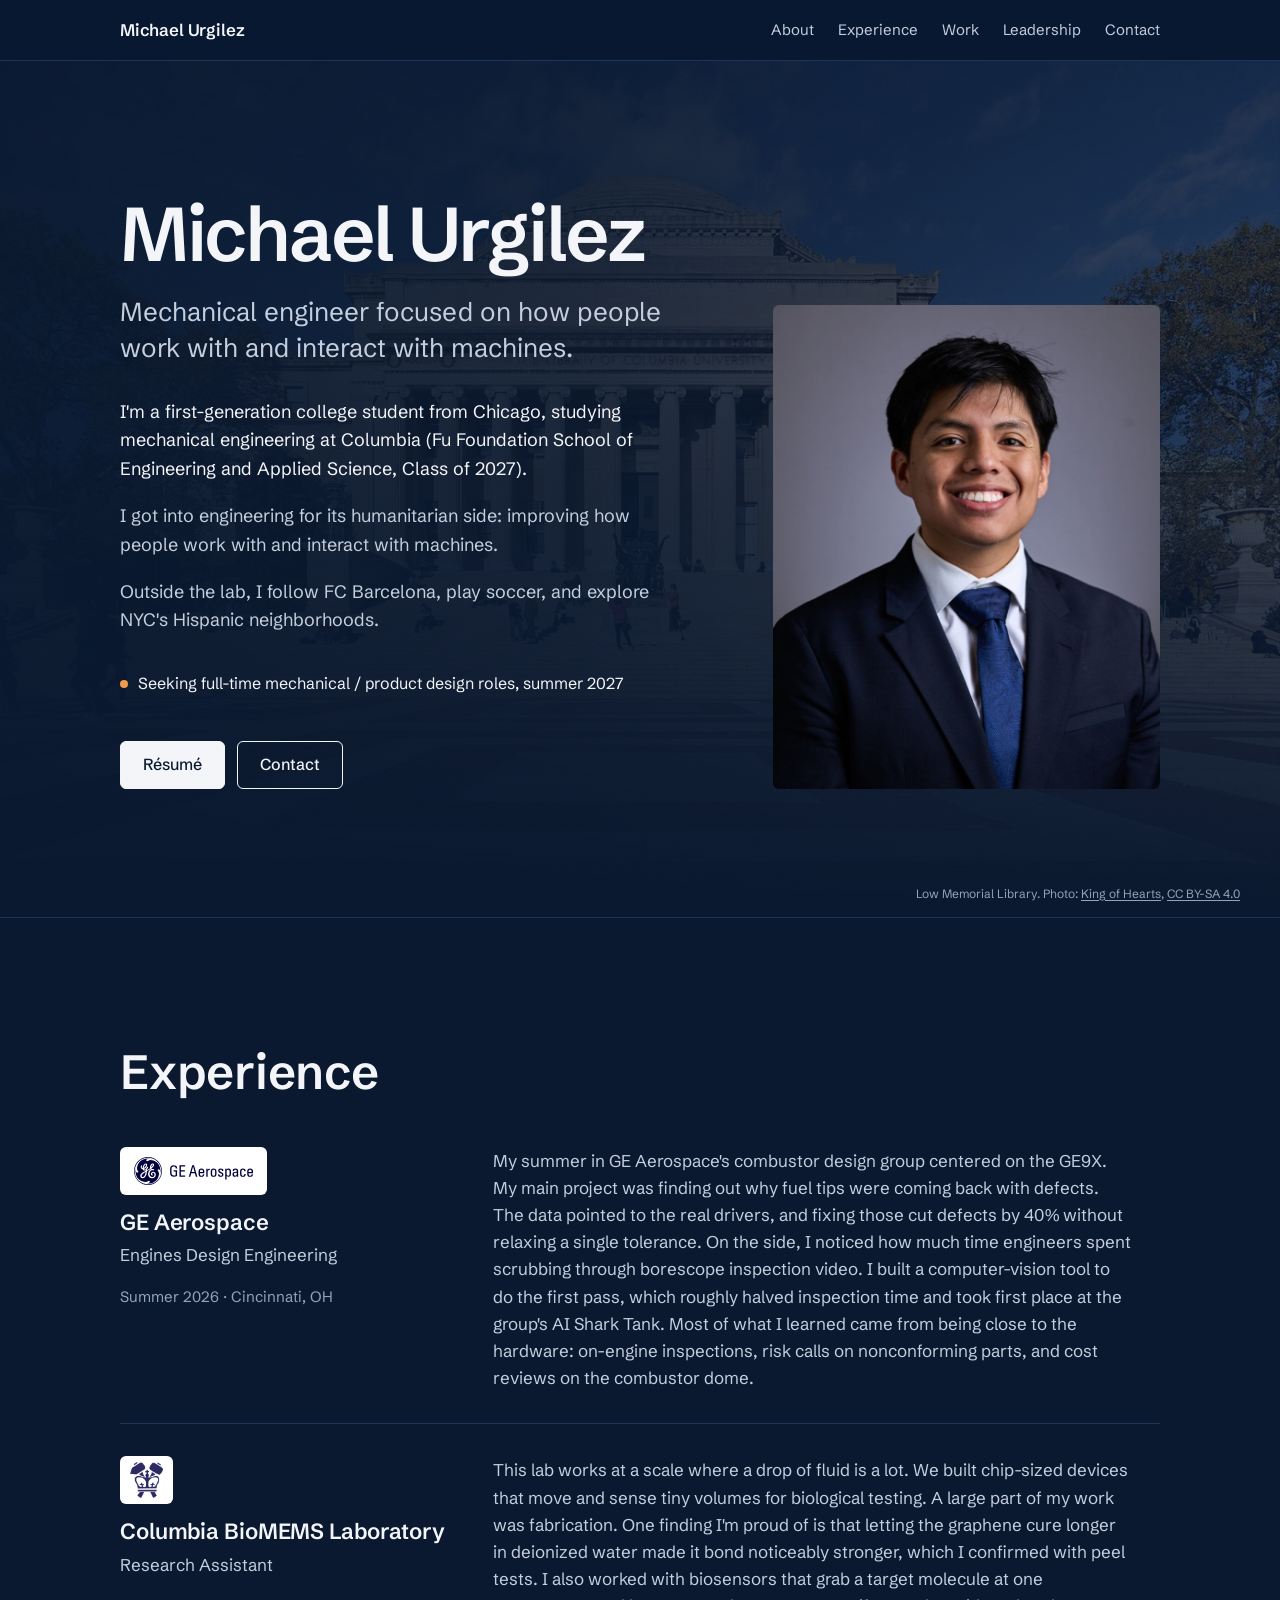
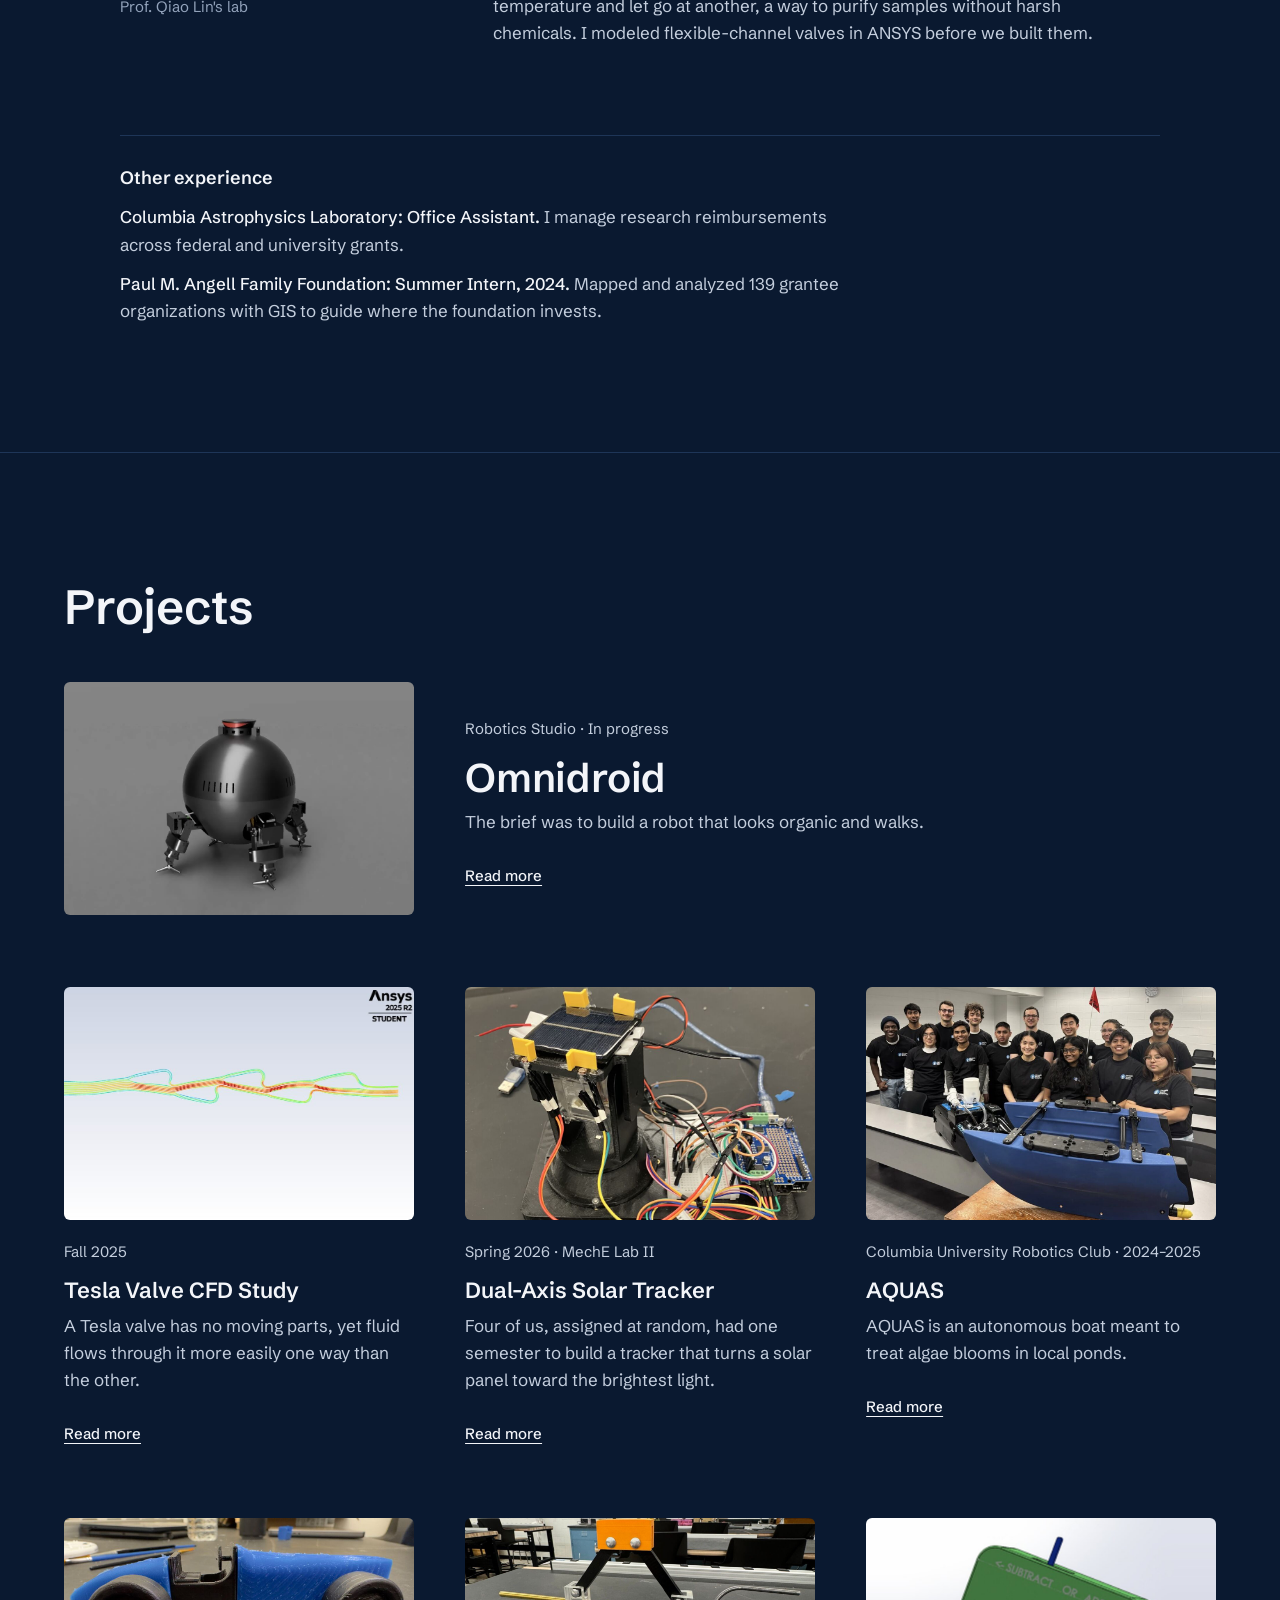
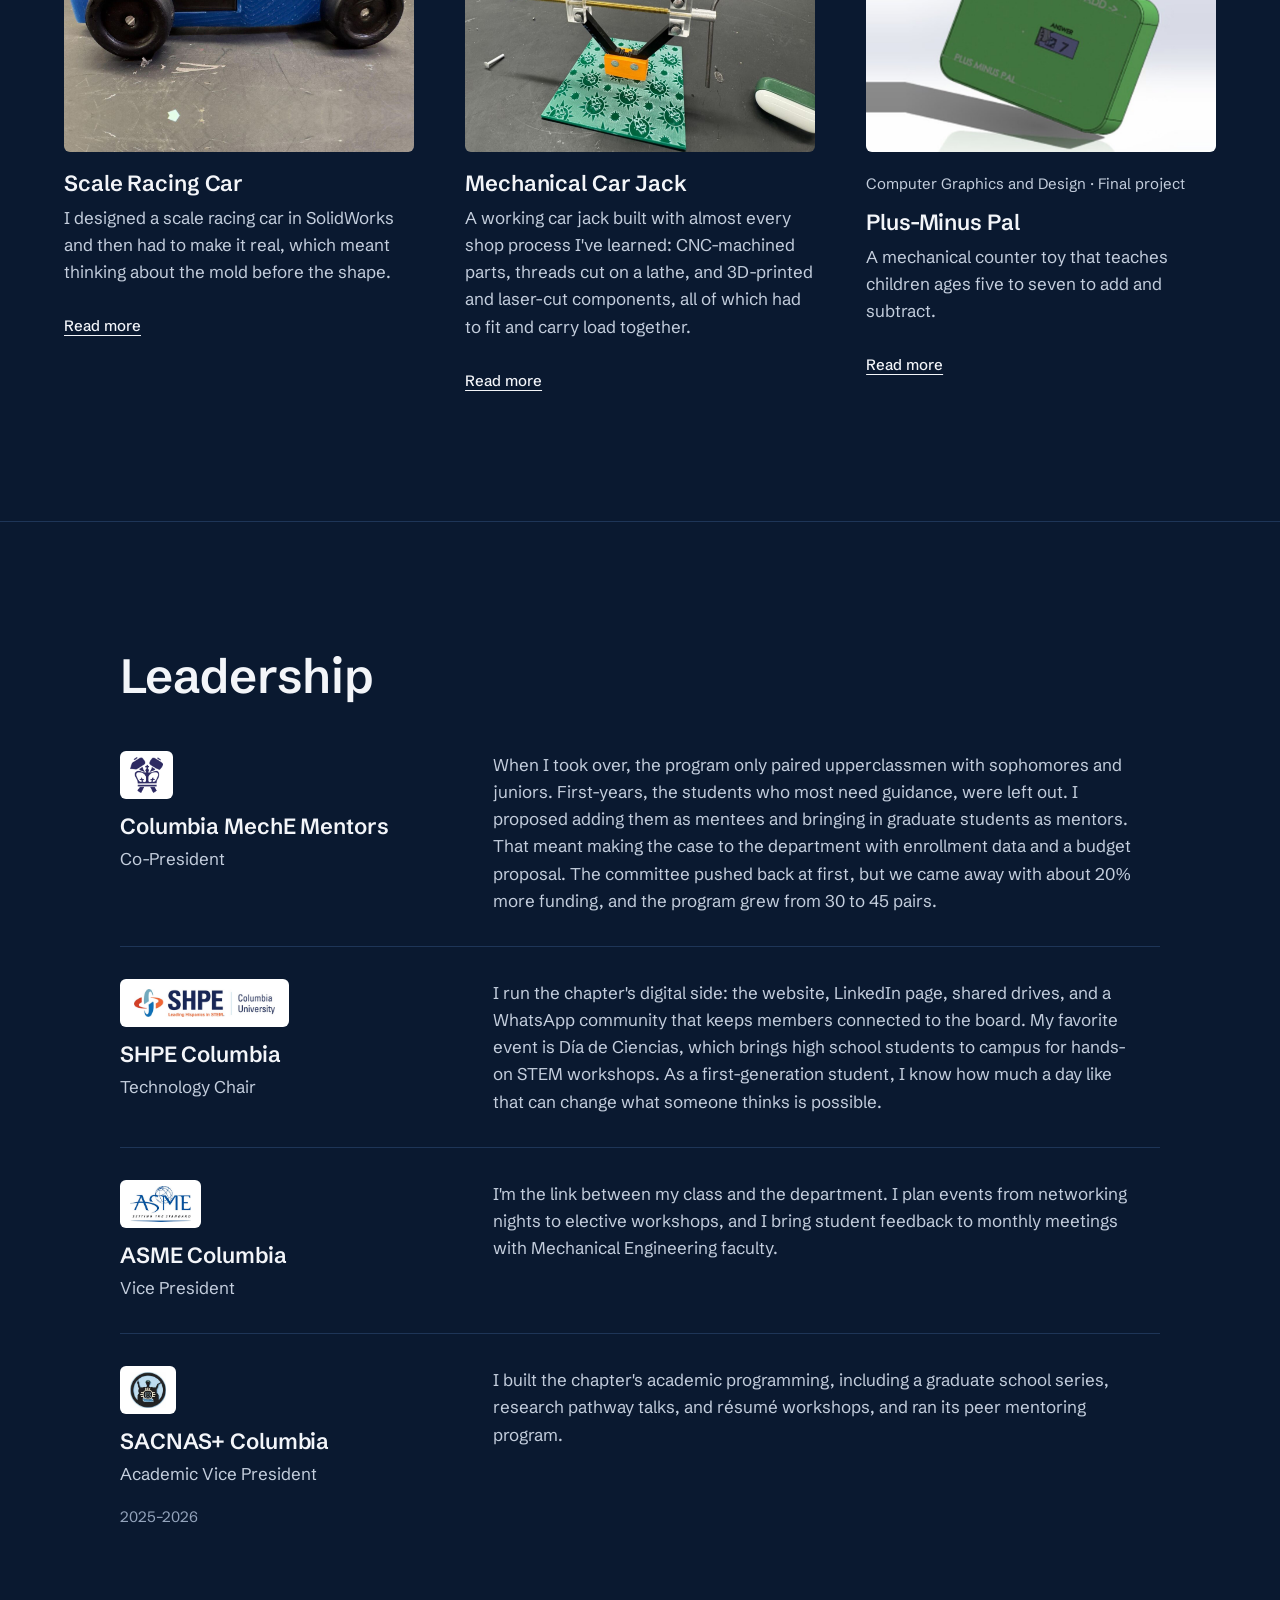
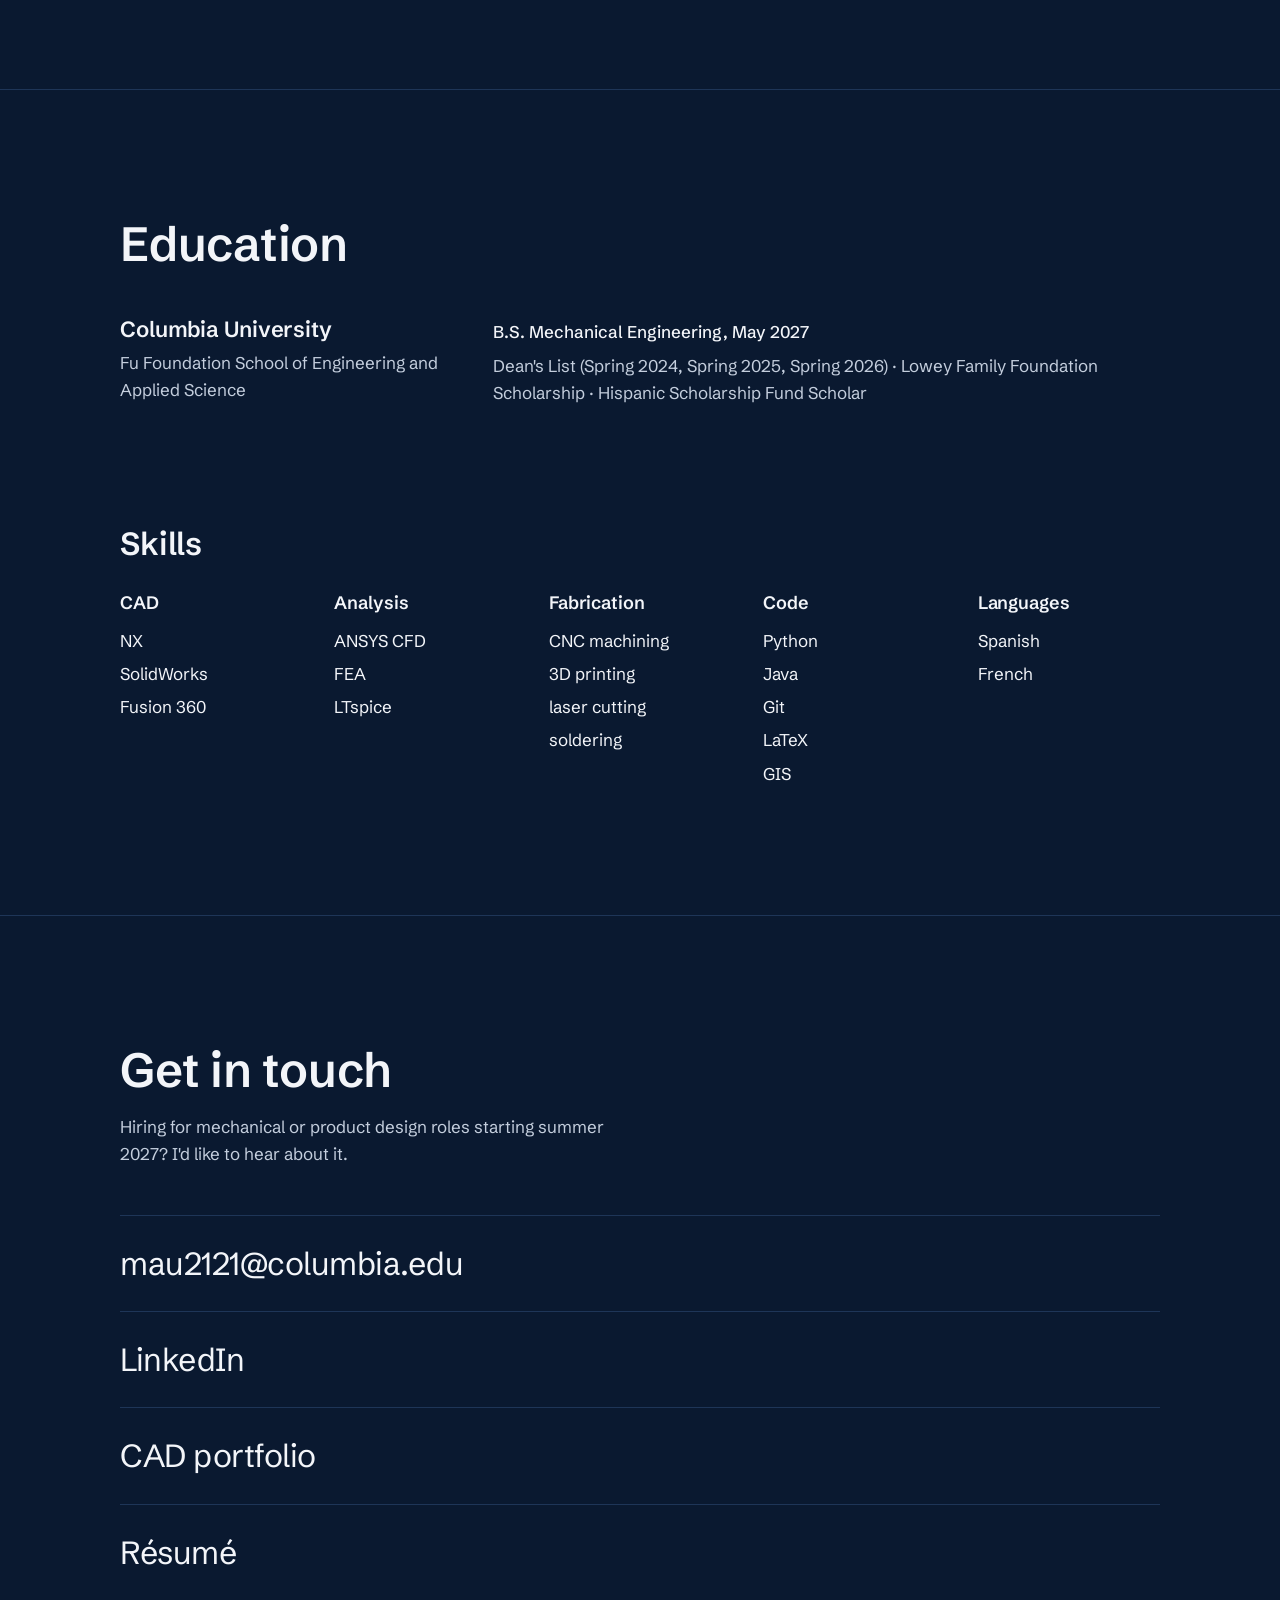
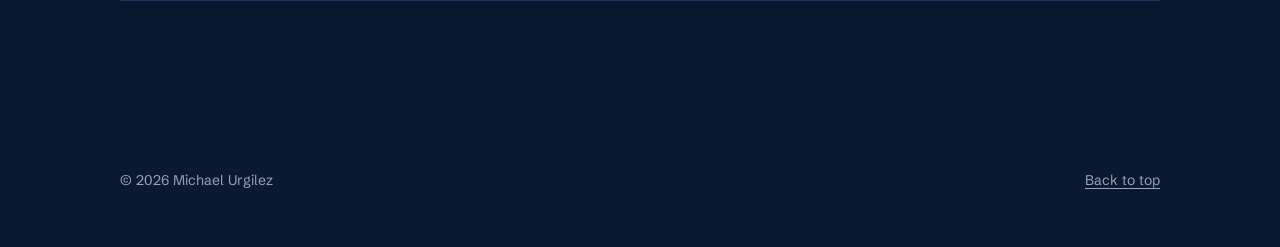
<file: index.html>
<!doctype html>
<html lang="en">
<head>
  <meta charset="utf-8">
  <meta name="viewport" content="width=device-width, initial-scale=1">
  <title>Michael Urgilez — Mechanical Engineering, Columbia</title>
  <meta name="description" content="Mechanical engineering student at Columbia, Class of 2027. Legged robotics, combustor design at GE Aerospace, CFD. Seeking full-time mechanical / product design roles, summer 2027.">
  <link rel="canonical" href="https://michaelu4.github.io/">
  <meta name="theme-color" content="#0a1930">

  <!-- Open Graph / LinkedIn -->
  <meta property="og:type" content="website">
  <meta property="og:site_name" content="Michael Urgilez">
  <meta property="og:title" content="Michael Urgilez — Mechanical Engineering, Columbia">
  <meta property="og:description" content="Legged robotics, combustor design at GE Aerospace, CFD. Seeking full-time mechanical / product design roles, summer 2027.">
  <meta property="og:url" content="https://michaelu4.github.io/">
  <meta property="og:image" content="https://michaelu4.github.io/assets/og-image.png">
  <meta property="og:image:width" content="1200">
  <meta property="og:image:height" content="630">
  <meta property="og:image:alt" content="Michael Urgilez — Mechanical Engineering, Columbia University">

  <!-- Twitter -->
  <meta name="twitter:card" content="summary_large_image">
  <meta name="twitter:title" content="Michael Urgilez — Mechanical Engineering, Columbia">
  <meta name="twitter:description" content="Legged robotics, combustor design at GE Aerospace, CFD. Seeking full-time mechanical / product design roles, summer 2027.">
  <meta name="twitter:image" content="https://michaelu4.github.io/assets/og-image.png">

  <link rel="icon" href="assets/favicon.svg" type="image/svg+xml">
  <link rel="preconnect" href="https://fonts.googleapis.com">
  <link rel="preconnect" href="https://fonts.gstatic.com" crossorigin>
  <link href="https://fonts.googleapis.com/css2?family=Schibsted+Grotesk:wght@400;500;600;700https://fonts.googleapis.com/css2?family=Barlow+Semi+Condensed:wght@500;600&family=Public+Sans:wght@400;500&display=swapdisplay=swap" rel="stylesheet">
  <link rel="stylesheet" href="styles.css?v=20261028b">
</head>
<body>
  <a class="skip-link" href="#main">Skip to content</a>

  <header class="site-header">
    <div class="container">
      <a class="wordmark" href="#top">Michael Urgilez</a>
      <nav class="nav" aria-label="Primary">
        <a class="nav-extra" href="#about">About</a>
        <a class="nav-extra" href="#experience">Experience</a>
        <a href="#work">Work</a>
        <a class="nav-extra" href="#leadership">Leadership</a>
        <a href="#contact">Contact</a>
      </nav>
    </div>
  </header>

  <main id="main">

    <!-- 1. Bio (opens the page) -->
    <section class="hero" id="top" aria-labelledby="hero-title">
      <!-- Background photo: assets/columbia.jpg (Low Memorial Library, CC BY-SA 4.0 — keep the credit below if you keep this photo). -->
      <div class="hero-bg" aria-hidden="true"><div class="hero-bg-img"></div></div>
      <div class="container hero-grid">
        <div>
          <h1 id="hero-title">Michael Urgilez</h1>
          <p class="positioning">Mechanical engineer focused on how people work with and interact with machines.</p>
          <div class="bio" id="about">
            <p>I'm a first-generation college student from Chicago, studying mechanical engineering at Columbia (Fu Foundation School of Engineering and Applied Science, Class of 2027).</p>
            <p>I got into engineering for its humanitarian side: improving how people work with and interact with machines.</p>
            <p>Outside the lab, I follow FC Barcelona, play soccer, and explore NYC's Hispanic neighborhoods.</p>
          </div>
          <p class="status">Seeking full-time mechanical / product design roles, summer 2027</p>
          <div class="actions">
            <a class="btn btn-primary" href="resume.pdf">Résumé</a>
            <a class="btn btn-secondary" href="#contact">Contact</a>
          </div>
        </div>
        <img class="media ratio-4-5 hero-portrait" src="assets/portrait.jpg" alt="Portrait of Michael Urgilez" width="840" height="1050" fetchpriority="high">
      </div>
      <p class="hero-credit">Low Memorial Library. Photo: <a href="https://commons.wikimedia.org/wiki/File:Columbia_University_New_York_November_2016_002.jpg" rel="noopener">King of Hearts</a>, <a href="https://creativecommons.org/licenses/by-sa/4.0/" rel="noopener license">CC BY-SA 4.0</a></p>
    </section>

    <!-- 2. Experience -->
    <section class="section" id="experience" aria-labelledby="experience-title">
      <div class="container">
        <div class="section-head">
          <h2 id="experience-title">Experience</h2>
        </div>

        <div class="entries">
          <article class="entry">
            <div>
              <div class="entry-logo"><img src="assets/logos/ge-aerospace.svg" alt="GE Aerospace logo" width="119" height="28"></div>
              <h3>GE Aerospace</h3>
              <p class="role">Engines Design Engineering</p>
              <p class="where">Summer 2026 · Cincinnati, OH</p>
            </div>
            <div class="prose">
              <p>My summer in GE Aerospace's combustor design group centered on the GE9X. My main project was finding out why fuel tips were coming back with defects. The data pointed to the real drivers, and fixing those cut defects by 40% without relaxing a single tolerance. On the side, I noticed how much time engineers spent scrubbing through borescope inspection video. I built a computer-vision tool to do the first pass, which roughly halved inspection time and took first place at the group's AI Shark Tank. Most of what I learned came from being close to the hardware: on-engine inspections, risk calls on nonconforming parts, and cost reviews on the combustor dome.</p>
            </div>
          </article>

          <article class="entry">
            <div>
              <div class="entry-logo entry-logo-mark"><img src="assets/logos/columbia-engineering.png" alt="Columbia Engineering logo" width="33" height="36"></div>
              <h3>Columbia BioMEMS Laboratory</h3>
              <p class="role">Research Assistant</p>
              <p class="where">Prof. Qiao Lin&#x27;s lab</p>
            </div>
            <div class="prose">
              <p>This lab works at a scale where a drop of fluid is a lot. We built chip-sized devices that move and sense tiny volumes for biological testing. A large part of my work was fabrication. One finding I'm proud of is that letting the graphene cure longer in deionized water made it bond noticeably stronger, which I confirmed with peel tests. I also worked with biosensors that grab a target molecule at one temperature and let go at another, a way to purify samples without harsh chemicals. I modeled flexible-channel valves in ANSYS before we built them.</p>
            </div>
          </article>
        </div>

        <div class="other-exp">
          <h3>Other experience</h3>
          <ul>
            <li><strong>Columbia Astrophysics Laboratory: Office Assistant.</strong> I manage research reimbursements across federal and university grants.</li>
            <li><strong>Paul M. Angell Family Foundation: Summer Intern, 2024.</strong> Mapped and analyzed 139 grantee organizations with GIS to guide where the foundation invests.</li>
          </ul>
        </div>
      </div>
    </section>

    <!-- 3. Projects -->
    <section class="section" id="work" aria-labelledby="work-title">
      <div class="container container-wide">
        <div class="section-head">
          <h2 id="work-title">Projects</h2>
        </div>

        <div class="work-grid">
          <a class="card card-featured" href="projects/quadruped-robot/">
            <video class="media ratio-16-9" src="assets/quadruped-robot/trot-gait.mp4" poster="assets/quadruped-robot/trot-gait-poster.jpg" width="1280" height="720" autoplay muted loop playsinline preload="metadata" aria-label="Animation of the Omnidroid robot walking in a diagonal trot gait"></video>
            <div class="card-body">
              <p class="label">Robotics Studio · In progress</p>
              <h3>Omnidroid</h3>
              <p>The brief was to build a robot that looks organic and walks.</p>
              <span class="card-more">Read more</span>
            </div>
          </a>
          <a class="card" href="projects/tesla-valve-cfd/">
            <img class="media ratio-3-2" src="assets/tesla-valve-cfd/card.jpg" alt="ANSYS pathlines through a Tesla valve, colored by velocity magnitude" width="890" height="593" loading="lazy">
            <div class="card-body">
              <p class="label">Fall 2025</p>
              <h3>Tesla Valve CFD Study</h3>
              <p>A Tesla valve has no moving parts, yet fluid flows through it more easily one way than the other.</p>
              <span class="card-more">Read more</span>
            </div>
          </a>
          <a class="card" href="projects/solar-tracker/">
            <img class="media ratio-3-2" src="assets/solar-tracker/card.jpg" alt="Dual-axis solar tracker: a solar panel on a 3D-printed two-axis mount, wired to an Arduino with a motor shield" width="1006" height="671" loading="lazy">
            <div class="card-body">
              <p class="label">Spring 2026 · MechE Lab II</p>
              <h3>Dual-Axis Solar Tracker</h3>
              <p>Four of us, assigned at random, had one semester to build a tracker that turns a solar panel toward the brightest light.</p>
              <span class="card-more">Read more</span>
            </div>
          </a>
          <a class="card" href="projects/aquas/">
            <img class="media ratio-3-2" src="assets/aquas/card.jpg" alt="The AQUAS team in Columbia Space Initiative shirts, standing behind the blue AQUAS boat hull" width="1200" height="800" loading="lazy">
            <div class="card-body">
              <p class="label">Columbia University Robotics Club · 2024–2025</p>
              <h3>AQUAS</h3>
              <p>AQUAS is an autonomous boat meant to treat algae blooms in local ponds.</p>
              <span class="card-more">Read more</span>
            </div>
          </a>
          <a class="card" href="projects/scale-racing-car/">
            <img class="media ratio-3-2" src="assets/scale-racing-car/card.jpg" alt="Scale racing car with a blue silicone-cast body and black injection-molded wheels, side view" width="1200" height="800" loading="lazy">
            <div class="card-body">
              <h3>Scale Racing Car</h3>
              <p>I designed a scale racing car in SolidWorks and then had to make it real, which meant thinking about the mold before the shape.</p>
              <span class="card-more">Read more</span>
            </div>
          </a>
          <a class="card" href="projects/car-jack/">
            <img class="media ratio-3-2" src="assets/car-jack/cover.jpg" alt="Mechanical car jack with a brass lead screw, crank handle, and 3D-printed and laser-cut parts" width="1400" height="933" loading="lazy">
            <div class="card-body">
              <h3>Mechanical Car Jack</h3>
              <p>A working car jack built with almost every shop process I've learned: CNC-machined parts, threads cut on a lathe, and 3D-printed and laser-cut components, all of which had to fit and carry load together.</p>
              <span class="card-more">Read more</span>
            </div>
          </a>
          <a class="card" href="projects/plus-minus-pal/">
            <img class="media ratio-3-2" src="assets/plus-minus-pal/model.jpg" alt="3D model of the Plus-Minus Pal: a green case with a lever on top, an answer window, and the words Subtract or Add" width="900" height="600" loading="lazy">
            <div class="card-body">
              <p class="label">Computer Graphics and Design · Final project</p>
              <h3>Plus-Minus Pal</h3>
              <p>A mechanical counter toy that teaches children ages five to seven to add and subtract.</p>
              <span class="card-more">Read more</span>
            </div>
          </a>
        </div>
      </div>
    </section>

    <!-- 4. Leadership -->
    <section class="section" id="leadership" aria-labelledby="leadership-title">
      <div class="container">
        <div class="section-head">
          <h2 id="leadership-title">Leadership</h2>
        </div>

        <div class="entries">
          <article class="entry">
            <div>
              <div class="entry-logo entry-logo-mark"><img src="assets/logos/columbia-engineering.png" alt="Columbia Engineering logo" width="33" height="36"></div>
              <h3>Columbia MechE Mentors</h3>
              <p class="role">Co-President</p>
            </div>
            <div class="prose">
              <p>When I took over, the program only paired upperclassmen with sophomores and juniors. First-years, the students who most need guidance, were left out. I proposed adding them as mentees and bringing in graduate students as mentors. That meant making the case to the department with enrollment data and a budget proposal. The committee pushed back at first, but we came away with about 20% more funding, and the program grew from 30 to 45 pairs.</p>
            </div>
          </article>

          <article class="entry">
            <div>
              <div class="entry-logo"><img src="assets/logos/shpe-columbia.png" alt="SHPE Columbia University logo" width="141" height="28"></div>
              <h3>SHPE Columbia</h3>
              <p class="role">Technology Chair</p>
            </div>
            <div class="prose">
              <p>I run the chapter's digital side: the website, LinkedIn page, shared drives, and a WhatsApp community that keeps members connected to the board. My favorite event is Día de Ciencias, which brings high school students to campus for hands-on STEM workshops. As a first-generation student, I know how much a day like that can change what someone thinks is possible.</p>
            </div>
          </article>

          <article class="entry">
            <div>
              <div class="entry-logo entry-logo-mark"><img src="assets/logos/asme.png" alt="ASME logo" width="61" height="36"></div>
              <h3>ASME Columbia</h3>
              <p class="role">Vice President</p>
            </div>
            <div class="prose">
              <p>I'm the link between my class and the department. I plan events from networking nights to elective workshops, and I bring student feedback to monthly meetings with Mechanical Engineering faculty.</p>
            </div>
          </article>

          <article class="entry">
            <div>
              <div class="entry-logo entry-logo-mark"><img src="assets/logos/sacnas-columbia.png" alt="SACNAS+ Columbia chapter logo" width="36" height="36"></div>
              <h3>SACNAS+ Columbia</h3>
              <p class="role">Academic Vice President</p>
              <p class="where">2025–2026</p>
            </div>
            <div class="prose">
              <p>I built the chapter's academic programming, including a graduate school series, research pathway talks, and résumé workshops, and ran its peer mentoring program.</p>
            </div>
          </article>
        </div>
      </div>
    </section>

    <!-- 5. Education & skills -->
    <section class="section" id="education" aria-labelledby="education-title">
      <div class="container">
        <div class="section-head">
          <h2 id="education-title">Education</h2>
        </div>

        <div class="entries">
          <article class="entry">
            <div>
              <h3>Columbia University</h3>
              <p class="role">Fu Foundation School of Engineering and Applied Science</p>
            </div>
            <div class="prose">
              <p class="degree">B.S. Mechanical Engineering, May 2027</p>
              <p>Dean's List (Spring 2024, Spring 2025, Spring 2026) · Lowey Family Foundation Scholarship · Hispanic Scholarship Fund Scholar</p>
            </div>
          </article>
        </div>

        <h2 class="skills-title" id="skills">Skills</h2>
        <div class="skills skills-5" aria-labelledby="skills">
          <div>
            <h3>CAD</h3>
            <ul>
              <li>NX</li>
              <li>SolidWorks</li>
              <li>Fusion 360</li>
            </ul>
          </div>
          <div>
            <h3>Analysis</h3>
            <ul>
              <li>ANSYS CFD</li>
              <li>FEA</li>
              <li>LTspice</li>
            </ul>
          </div>
          <div>
            <h3>Fabrication</h3>
            <ul>
              <li>CNC machining</li>
              <li>3D printing</li>
              <li>laser cutting</li>
              <li>soldering</li>
            </ul>
          </div>
          <div>
            <h3>Code</h3>
            <ul>
              <li>Python</li>
              <li>Java</li>
              <li>Git</li>
              <li>LaTeX</li>
              <li>GIS</li>
            </ul>
          </div>
          <div>
            <h3>Languages</h3>
            <ul>
              <li>Spanish</li>
              <li>French</li>
            </ul>
          </div>
        </div>
      </div>
    </section>

    <!-- 6. Contact -->
    <section class="section" id="contact" aria-labelledby="contact-title">
      <div class="container">
        <div class="section-head">
          <h2 id="contact-title">Get in touch</h2>
          <p>Hiring for mechanical or product design roles starting summer 2027? I'd like to hear about it.</p>
        </div>
        <div class="contact-links">
          <a href="mailto:mau2121@columbia.edu"><span>mau2121@columbia.edu</span></a>
          <a href="https://www.linkedin.com/in/michael-urgilez" rel="noopener"><span>LinkedIn</span></a>
          <a href="https://grabcad.com/michael.urgilez-1" rel="noopener"><span>CAD portfolio</span></a>
          <a href="resume.pdf"><span>Résumé</span></a>
        </div>
      </div>
    </section>

  </main>

  <footer class="site-footer">
    <div class="container">
      <span>© 2026 Michael Urgilez</span>
      <a href="#top">Back to top</a>
    </div>
  </footer>
  <script src="main.js?v=20261028b" defer></script>
</body>
</html>
</file>
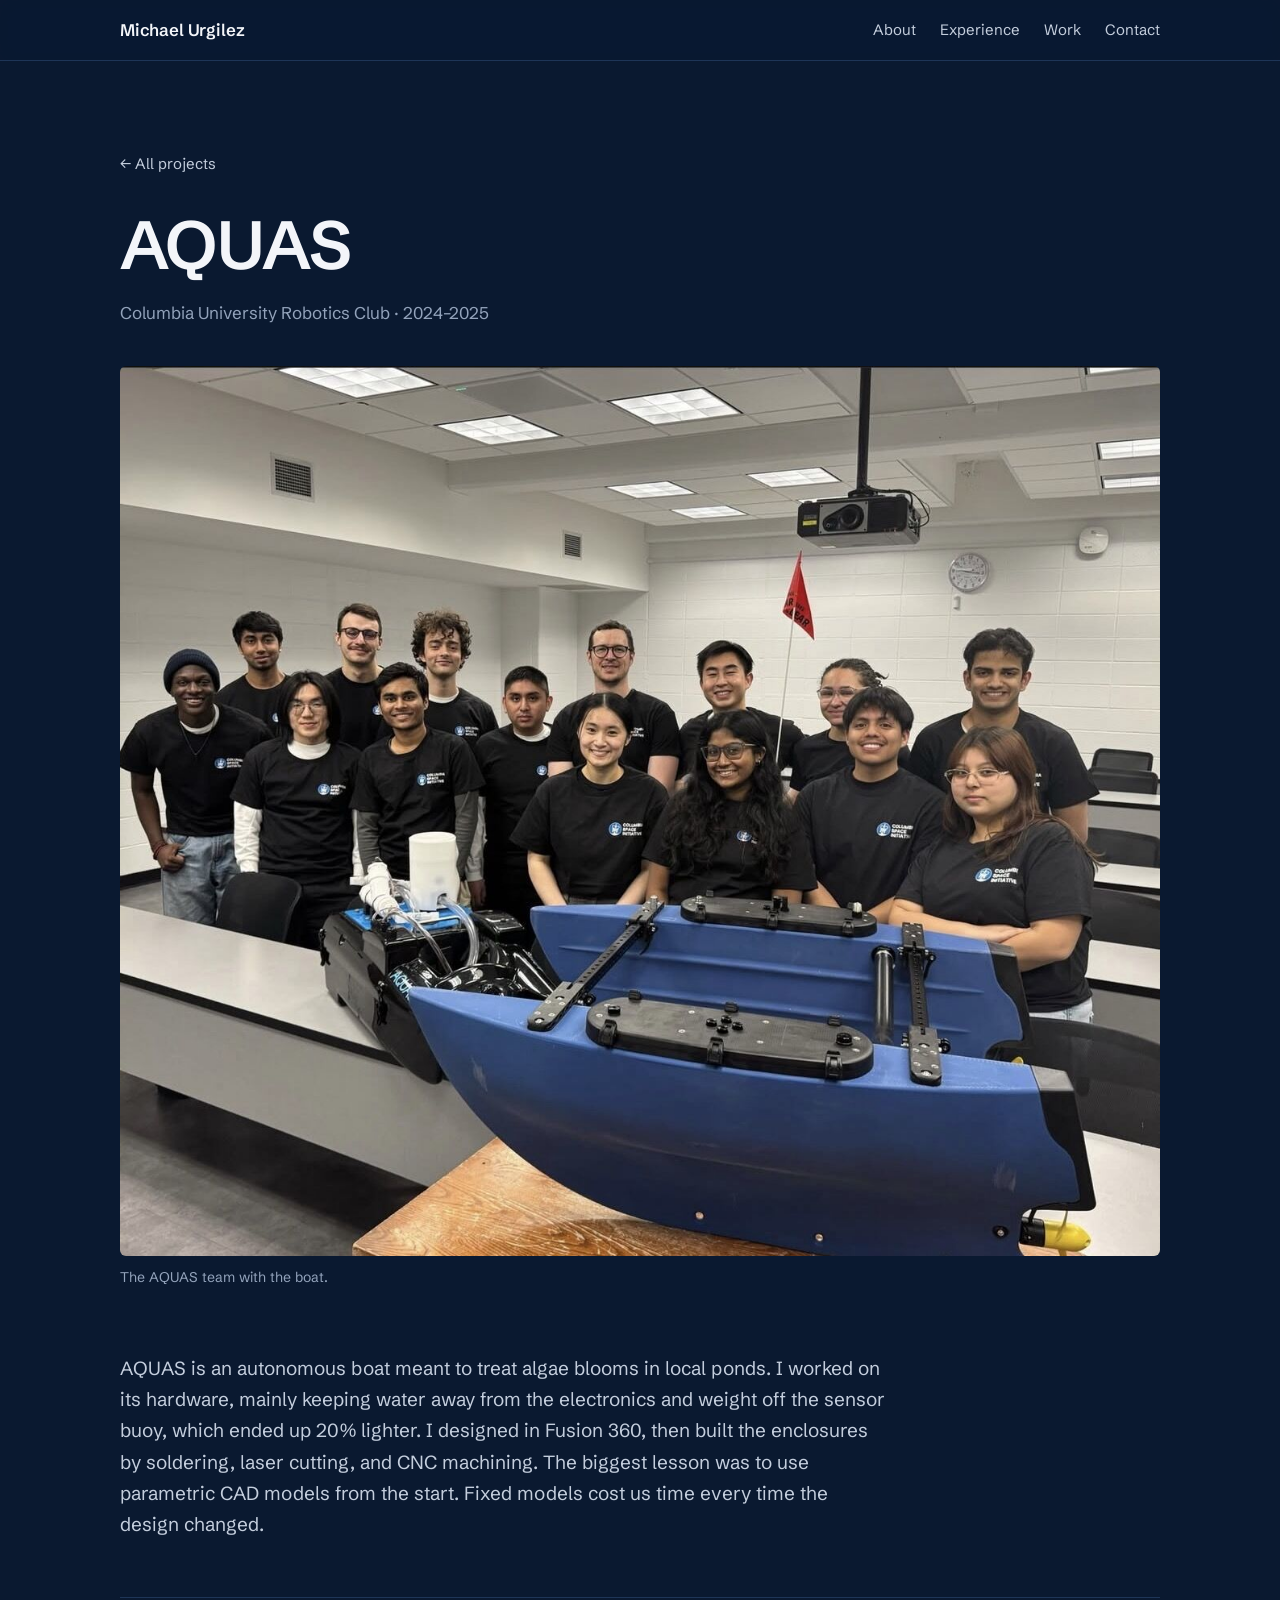
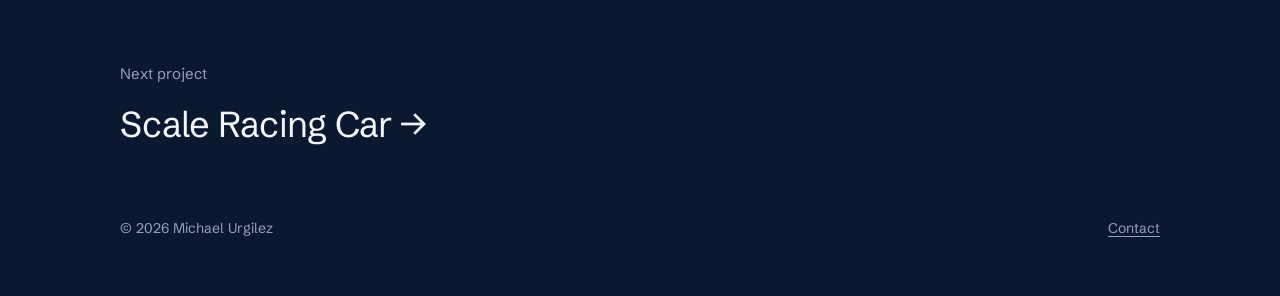
<file: projects/aquas/index.html>
<!doctype html>
<html lang="en">
<head>
  <meta charset="utf-8">
  <meta name="viewport" content="width=device-width, initial-scale=1">
  <title>AQUAS — Michael Urgilez</title>
  <meta name="description" content="AQUAS is an autonomous boat meant to treat algae blooms in local ponds.">
  <link rel="canonical" href="https://michaelu4.github.io/projects/aquas/">
  <meta name="theme-color" content="#0a1930">

  <meta property="og:type" content="article">
  <meta property="og:site_name" content="Michael Urgilez">
  <meta property="og:title" content="AQUAS — Michael Urgilez">
  <meta property="og:description" content="AQUAS is an autonomous boat meant to treat algae blooms in local ponds.">
  <meta property="og:url" content="https://michaelu4.github.io/projects/aquas/">
  <meta property="og:image" content="https://michaelu4.github.io/assets/og-image.png">
  <meta property="og:image:width" content="1200">
  <meta property="og:image:height" content="630">
  <meta name="twitter:card" content="summary_large_image">
  <meta name="twitter:title" content="AQUAS — Michael Urgilez">
  <meta name="twitter:description" content="AQUAS is an autonomous boat meant to treat algae blooms in local ponds.">
  <meta name="twitter:image" content="https://michaelu4.github.io/assets/og-image.png">

  <link rel="icon" href="../../assets/favicon.svg" type="image/svg+xml">
  <link rel="preconnect" href="https://fonts.googleapis.com">
  <link rel="preconnect" href="https://fonts.gstatic.com" crossorigin>
  <link href="https://fonts.googleapis.com/css2?family=Schibsted+Grotesk:wght@400;500;600;700FONTLINKdisplay=swap" rel="stylesheet">
  <link rel="stylesheet" href="../../styles.css?v=20261028b">
</head>
<body>
  <a class="skip-link" href="#main">Skip to content</a>

  <header class="site-header">
    <div class="container">
      <a class="wordmark" href="../../">Michael Urgilez</a>
      <nav class="nav" aria-label="Primary">
        <a class="nav-extra" href="../../#about">About</a>
        <a class="nav-extra" href="../../#experience">Experience</a>
        <a href="../../#work">Work</a>
        <a href="../../#contact">Contact</a>
      </nav>
    </div>
  </header>

  <main id="main">
    <div class="container">

      <section class="project-hero" aria-labelledby="project-title">
        <a class="back" href="../../#work">← All projects</a>
        <h1 id="project-title">AQUAS</h1>
        <p class="project-meta">Columbia University Robotics Club · 2024–2025</p>
      </section>

      <figure class="project-cover">
        <img class="media" src="../../assets/aquas/team.jpg" alt="The AQUAS team in Columbia Space Initiative shirts, standing behind the blue AQUAS boat hull" width="1290" height="1104">
        <figcaption>The AQUAS team with the boat.</figcaption>
      </figure>

      <section class="project-story" aria-label="Overview">
        <p>AQUAS is an autonomous boat meant to treat algae blooms in local ponds. I worked on its hardware, mainly keeping water away from the electronics and weight off the sensor buoy, which ended up 20% lighter. I designed in Fusion 360, then built the enclosures by soldering, laser cutting, and CNC machining. The biggest lesson was to use parametric CAD models from the start. Fixed models cost us time every time the design changed.</p>
      </section>

      <nav class="next-project" aria-label="Next project">
        <span class="next-label">Next project</span>
        <a href="../scale-racing-car/">Scale Racing Car →</a>
      </nav>
    </div>
  </main>

  <footer class="site-footer">
    <div class="container">
      <span>© 2026 Michael Urgilez</span>
      <a href="../../#contact">Contact</a>
    </div>
  </footer>
</body>
</html>
</file>
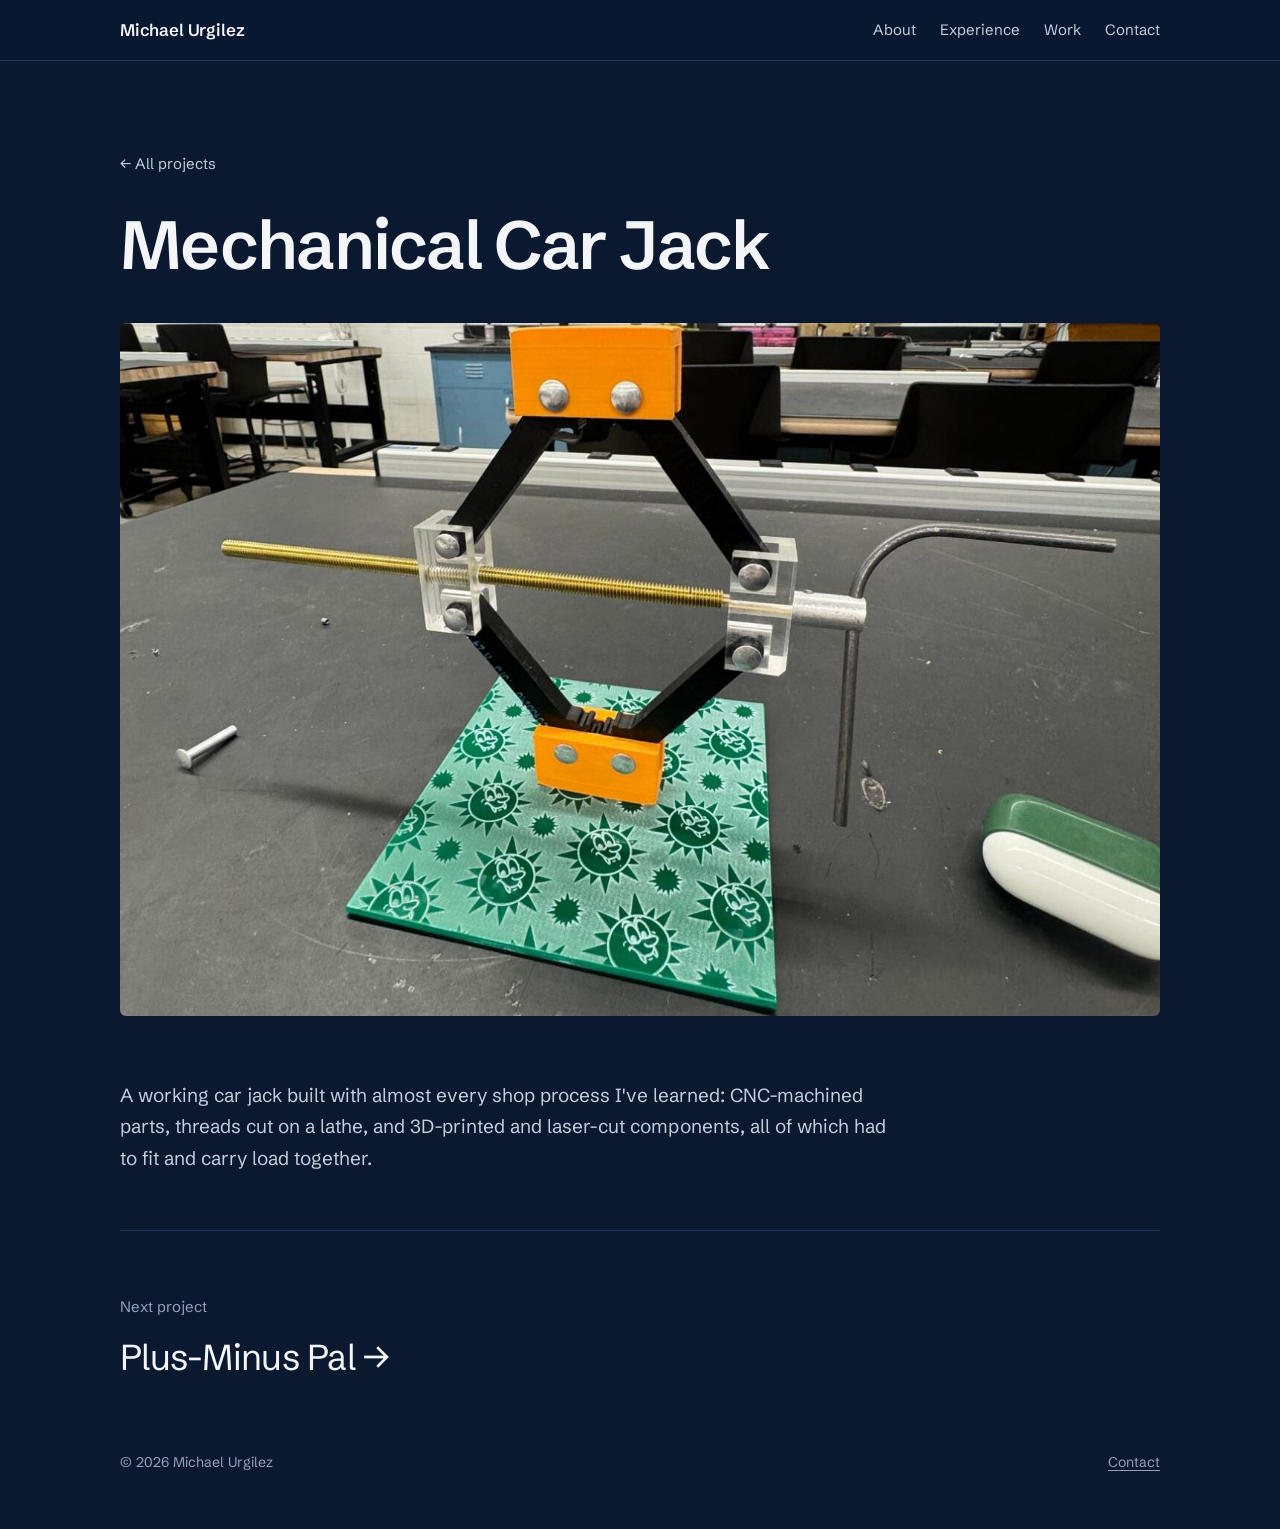
<file: projects/car-jack/index.html>
<!doctype html>
<html lang="en">
<head>
  <meta charset="utf-8">
  <meta name="viewport" content="width=device-width, initial-scale=1">
  <title>Mechanical Car Jack — Michael Urgilez</title>
  <meta name="description" content="A working car jack built with almost every shop process I&#x27;ve learned: CNC-machined parts, threads cut on a lathe, and 3D-printed and laser-cut components, all of which had to fit and carry load together.">
  <link rel="canonical" href="https://michaelu4.github.io/projects/car-jack/">
  <meta name="theme-color" content="#0a1930">

  <meta property="og:type" content="article">
  <meta property="og:site_name" content="Michael Urgilez">
  <meta property="og:title" content="Mechanical Car Jack — Michael Urgilez">
  <meta property="og:description" content="A working car jack built with almost every shop process I&#x27;ve learned: CNC-machined parts, threads cut on a lathe, and 3D-printed and laser-cut components, all of which had to fit and carry load together.">
  <meta property="og:url" content="https://michaelu4.github.io/projects/car-jack/">
  <meta property="og:image" content="https://michaelu4.github.io/assets/og-image.png">
  <meta property="og:image:width" content="1200">
  <meta property="og:image:height" content="630">
  <meta name="twitter:card" content="summary_large_image">
  <meta name="twitter:title" content="Mechanical Car Jack — Michael Urgilez">
  <meta name="twitter:description" content="A working car jack built with almost every shop process I&#x27;ve learned: CNC-machined parts, threads cut on a lathe, and 3D-printed and laser-cut components, all of which had to fit and carry load together.">
  <meta name="twitter:image" content="https://michaelu4.github.io/assets/og-image.png">

  <link rel="icon" href="../../assets/favicon.svg" type="image/svg+xml">
  <link rel="preconnect" href="https://fonts.googleapis.com">
  <link rel="preconnect" href="https://fonts.gstatic.com" crossorigin>
  <link href="https://fonts.googleapis.com/css2?family=Schibsted+Grotesk:wght@400;500;600;700FONTLINKdisplay=swap" rel="stylesheet">
  <link rel="stylesheet" href="../../styles.css?v=20261028b">
</head>
<body>
  <a class="skip-link" href="#main">Skip to content</a>

  <header class="site-header">
    <div class="container">
      <a class="wordmark" href="../../">Michael Urgilez</a>
      <nav class="nav" aria-label="Primary">
        <a class="nav-extra" href="../../#about">About</a>
        <a class="nav-extra" href="../../#experience">Experience</a>
        <a href="../../#work">Work</a>
        <a href="../../#contact">Contact</a>
      </nav>
    </div>
  </header>

  <main id="main">
    <div class="container">

      <section class="project-hero" aria-labelledby="project-title">
        <a class="back" href="../../#work">← All projects</a>
        <h1 id="project-title">Mechanical Car Jack</h1>
      </section>

      <figure class="project-cover">
        <img class="media" src="../../assets/car-jack/cover.jpg" alt="Mechanical car jack with a brass lead screw, crank handle, and 3D-printed and laser-cut parts" width="1400" height="933">
      </figure>

      <section class="project-story" aria-label="Overview">
        <p>A working car jack built with almost every shop process I've learned: CNC-machined parts, threads cut on a lathe, and 3D-printed and laser-cut components, all of which had to fit and carry load together.</p>
      </section>

      <nav class="next-project" aria-label="Next project">
        <span class="next-label">Next project</span>
        <a href="../plus-minus-pal/">Plus-Minus Pal →</a>
      </nav>
    </div>
  </main>

  <footer class="site-footer">
    <div class="container">
      <span>© 2026 Michael Urgilez</span>
      <a href="../../#contact">Contact</a>
    </div>
  </footer>
</body>
</html>
</file>
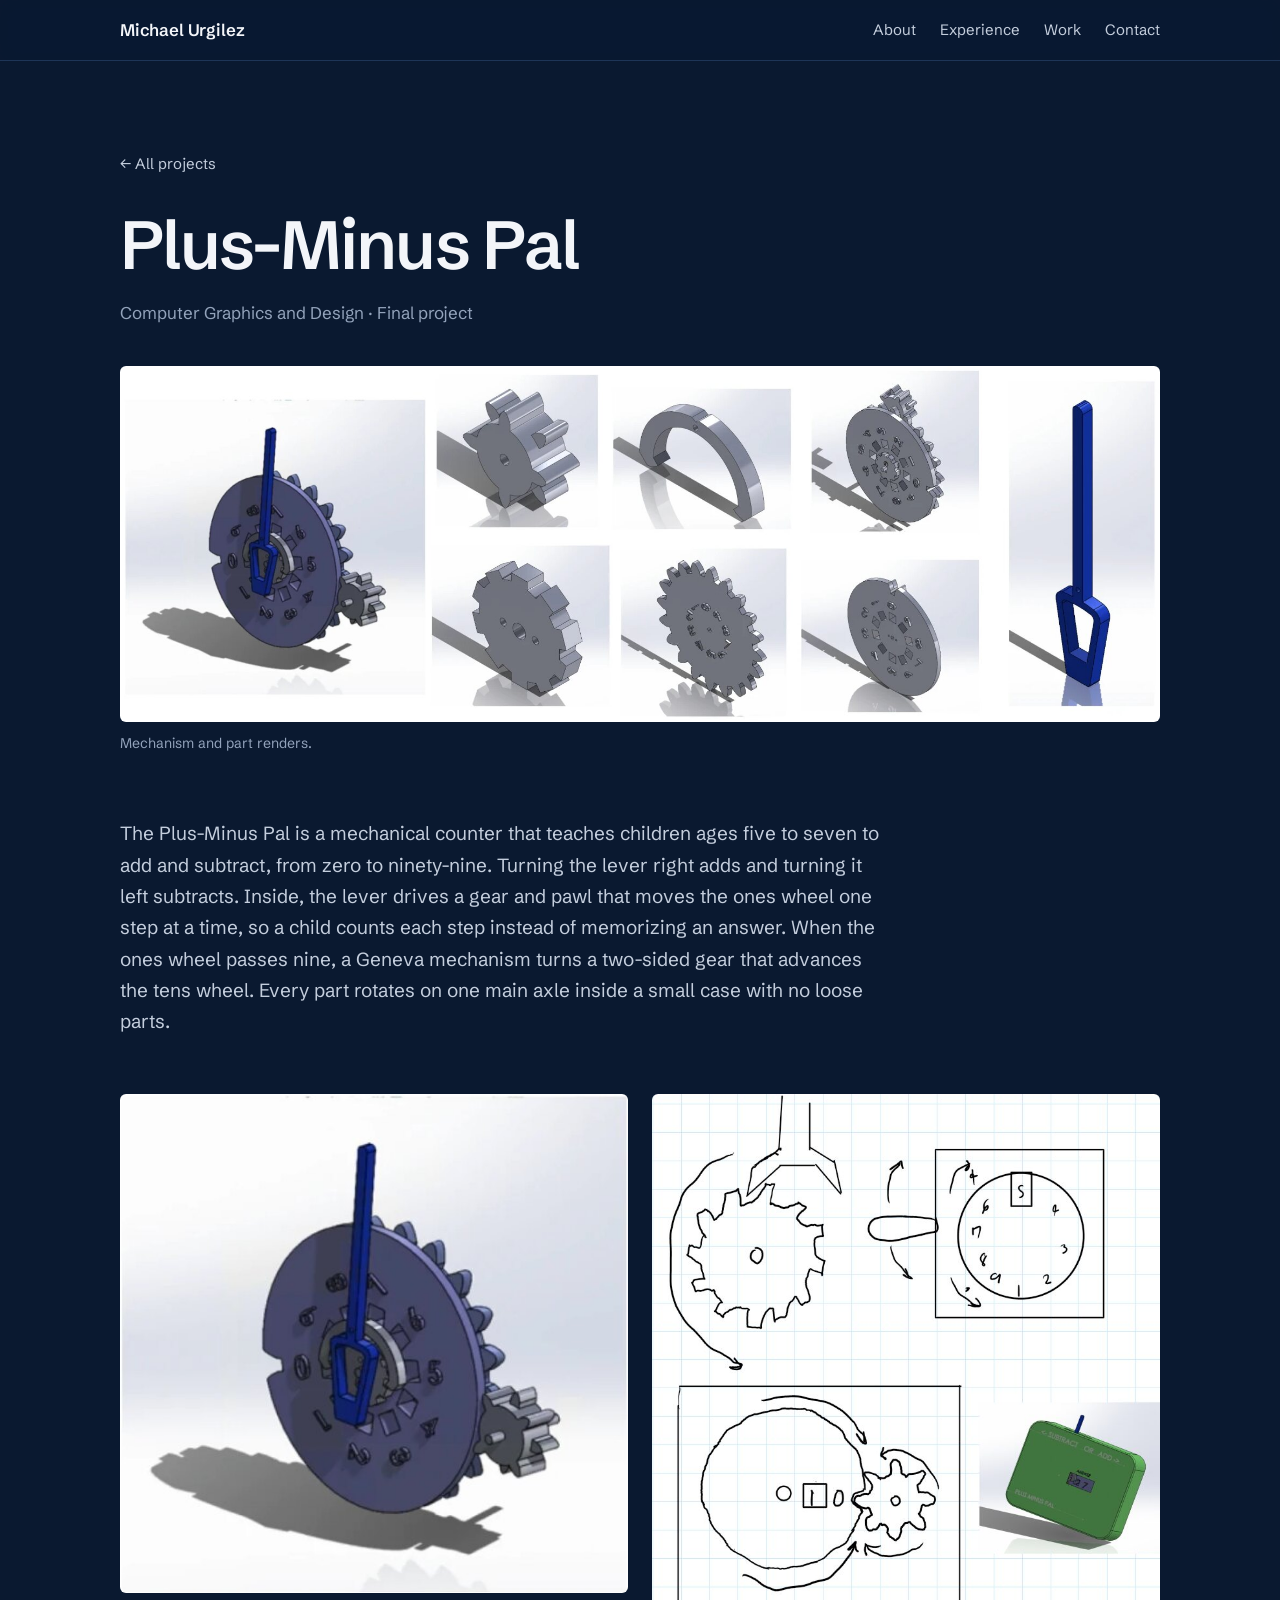
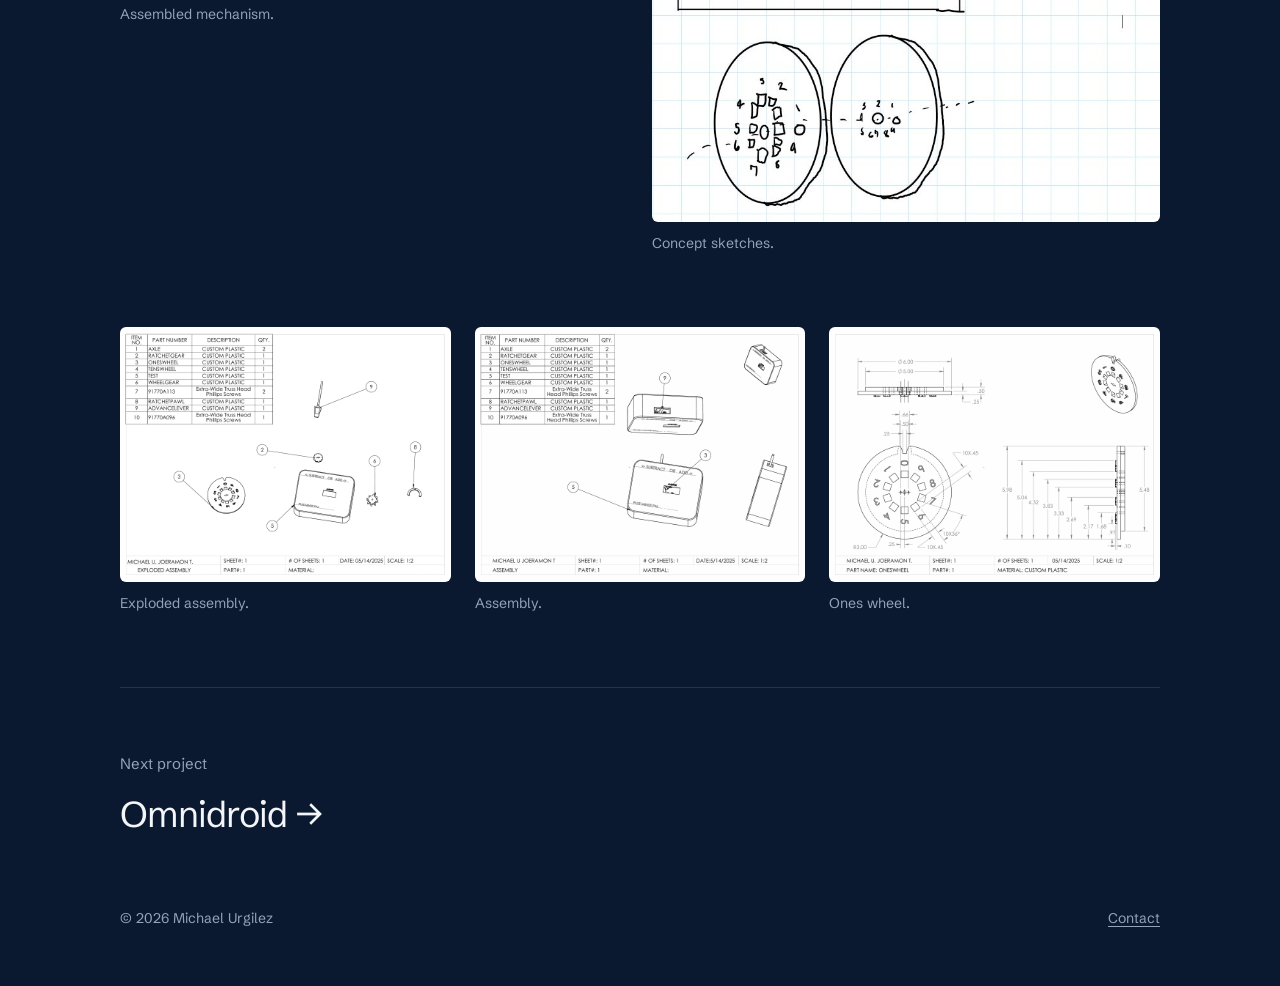
<file: projects/plus-minus-pal/index.html>
<!doctype html>
<html lang="en">
<head>
  <meta charset="utf-8">
  <meta name="viewport" content="width=device-width, initial-scale=1">
  <title>Plus-Minus Pal — Michael Urgilez</title>
  <meta name="description" content="A mechanical counter toy that teaches children ages five to seven to add and subtract.">
  <link rel="canonical" href="https://michaelu4.github.io/projects/plus-minus-pal/">
  <meta name="theme-color" content="#0a1930">

  <meta property="og:type" content="article">
  <meta property="og:site_name" content="Michael Urgilez">
  <meta property="og:title" content="Plus-Minus Pal — Michael Urgilez">
  <meta property="og:description" content="A mechanical counter toy that teaches children ages five to seven to add and subtract.">
  <meta property="og:url" content="https://michaelu4.github.io/projects/plus-minus-pal/">
  <meta property="og:image" content="https://michaelu4.github.io/assets/og-image.png">
  <meta property="og:image:width" content="1200">
  <meta property="og:image:height" content="630">
  <meta name="twitter:card" content="summary_large_image">
  <meta name="twitter:title" content="Plus-Minus Pal — Michael Urgilez">
  <meta name="twitter:description" content="A mechanical counter toy that teaches children ages five to seven to add and subtract.">
  <meta name="twitter:image" content="https://michaelu4.github.io/assets/og-image.png">

  <link rel="icon" href="../../assets/favicon.svg" type="image/svg+xml">
  <link rel="preconnect" href="https://fonts.googleapis.com">
  <link rel="preconnect" href="https://fonts.gstatic.com" crossorigin>
  <link href="https://fonts.googleapis.com/css2?family=Schibsted+Grotesk:wght@400;500;600;700FONTLINKdisplay=swap" rel="stylesheet">
  <link rel="stylesheet" href="../../styles.css?v=20261028b">
</head>
<body>
  <a class="skip-link" href="#main">Skip to content</a>

  <header class="site-header">
    <div class="container">
      <a class="wordmark" href="../../">Michael Urgilez</a>
      <nav class="nav" aria-label="Primary">
        <a class="nav-extra" href="../../#about">About</a>
        <a class="nav-extra" href="../../#experience">Experience</a>
        <a href="../../#work">Work</a>
        <a href="../../#contact">Contact</a>
      </nav>
    </div>
  </header>

  <main id="main">
    <div class="container">

      <section class="project-hero" aria-labelledby="project-title">
        <a class="back" href="../../#work">← All projects</a>
        <h1 id="project-title">Plus-Minus Pal</h1>
        <p class="project-meta">Computer Graphics and Design · Final project</p>
      </section>

      <figure class="project-cover">
        <img class="media" src="../../assets/plus-minus-pal/renders.jpg" alt="SolidWorks renders of the Plus-Minus Pal mechanism: the assembled number wheel, gears and lever, plus each gear, the pawl, the number wheels and the lever on their own" width="1930" height="660">
        <figcaption>Mechanism and part renders.</figcaption>
      </figure>

      <section class="project-story" aria-label="Overview">
        <p>The Plus-Minus Pal is a mechanical counter that teaches children ages five to seven to add and subtract, from zero to ninety-nine. Turning the lever right adds and turning it left subtracts. Inside, the lever drives a gear and pawl that moves the ones wheel one step at a time, so a child counts each step instead of memorizing an answer. When the ones wheel passes nine, a Geneva mechanism turns a two-sided gear that advances the tens wheel. Every part rotates on one main axle inside a small case with no loose parts.</p>
      </section>

      <div class="gallery">
        <figure>
          <img class="media" src="../../assets/plus-minus-pal/mechanism.jpg" alt="Render of the assembled mechanism: the blue lever over the ones wheel, with the gears behind it" width="560" height="550" loading="lazy">
          <figcaption>Assembled mechanism.</figcaption>
        </figure>
        <figure>
          <img class="media" src="../../assets/plus-minus-pal/concept-sketch.jpg" alt="Hand sketches of the ratchet, pawl, number wheels and Geneva gear, with an early 3D render of the toy" width="785" height="1126" loading="lazy">
          <figcaption>Concept sketches.</figcaption>
        </figure>
      </div>

      <div class="gallery gallery-3 gallery-fit">
        <figure>
          <img class="media" src="../../assets/plus-minus-pal/exploded-assembly.png" alt="SolidWorks exploded assembly drawing with parts list" width="1800" height="1392" loading="lazy">
          <figcaption>Exploded assembly.</figcaption>
        </figure>
        <figure>
          <img class="media" src="../../assets/plus-minus-pal/assembly.png" alt="SolidWorks assembly drawing of the Plus-Minus Pal case from several views" width="1800" height="1392" loading="lazy">
          <figcaption>Assembly.</figcaption>
        </figure>
        <figure>
          <img class="media" src="../../assets/plus-minus-pal/ones-wheel.png" alt="SolidWorks part drawing of the ones wheel with numbers 0 to 9 and tens-place windows" width="1800" height="1392" loading="lazy">
          <figcaption>Ones wheel.</figcaption>
        </figure>
      </div>

      <nav class="next-project" aria-label="Next project">
        <span class="next-label">Next project</span>
        <a href="../quadruped-robot/">Omnidroid →</a>
      </nav>
    </div>
  </main>

  <footer class="site-footer">
    <div class="container">
      <span>© 2026 Michael Urgilez</span>
      <a href="../../#contact">Contact</a>
    </div>
  </footer>
</body>
</html>
</file>
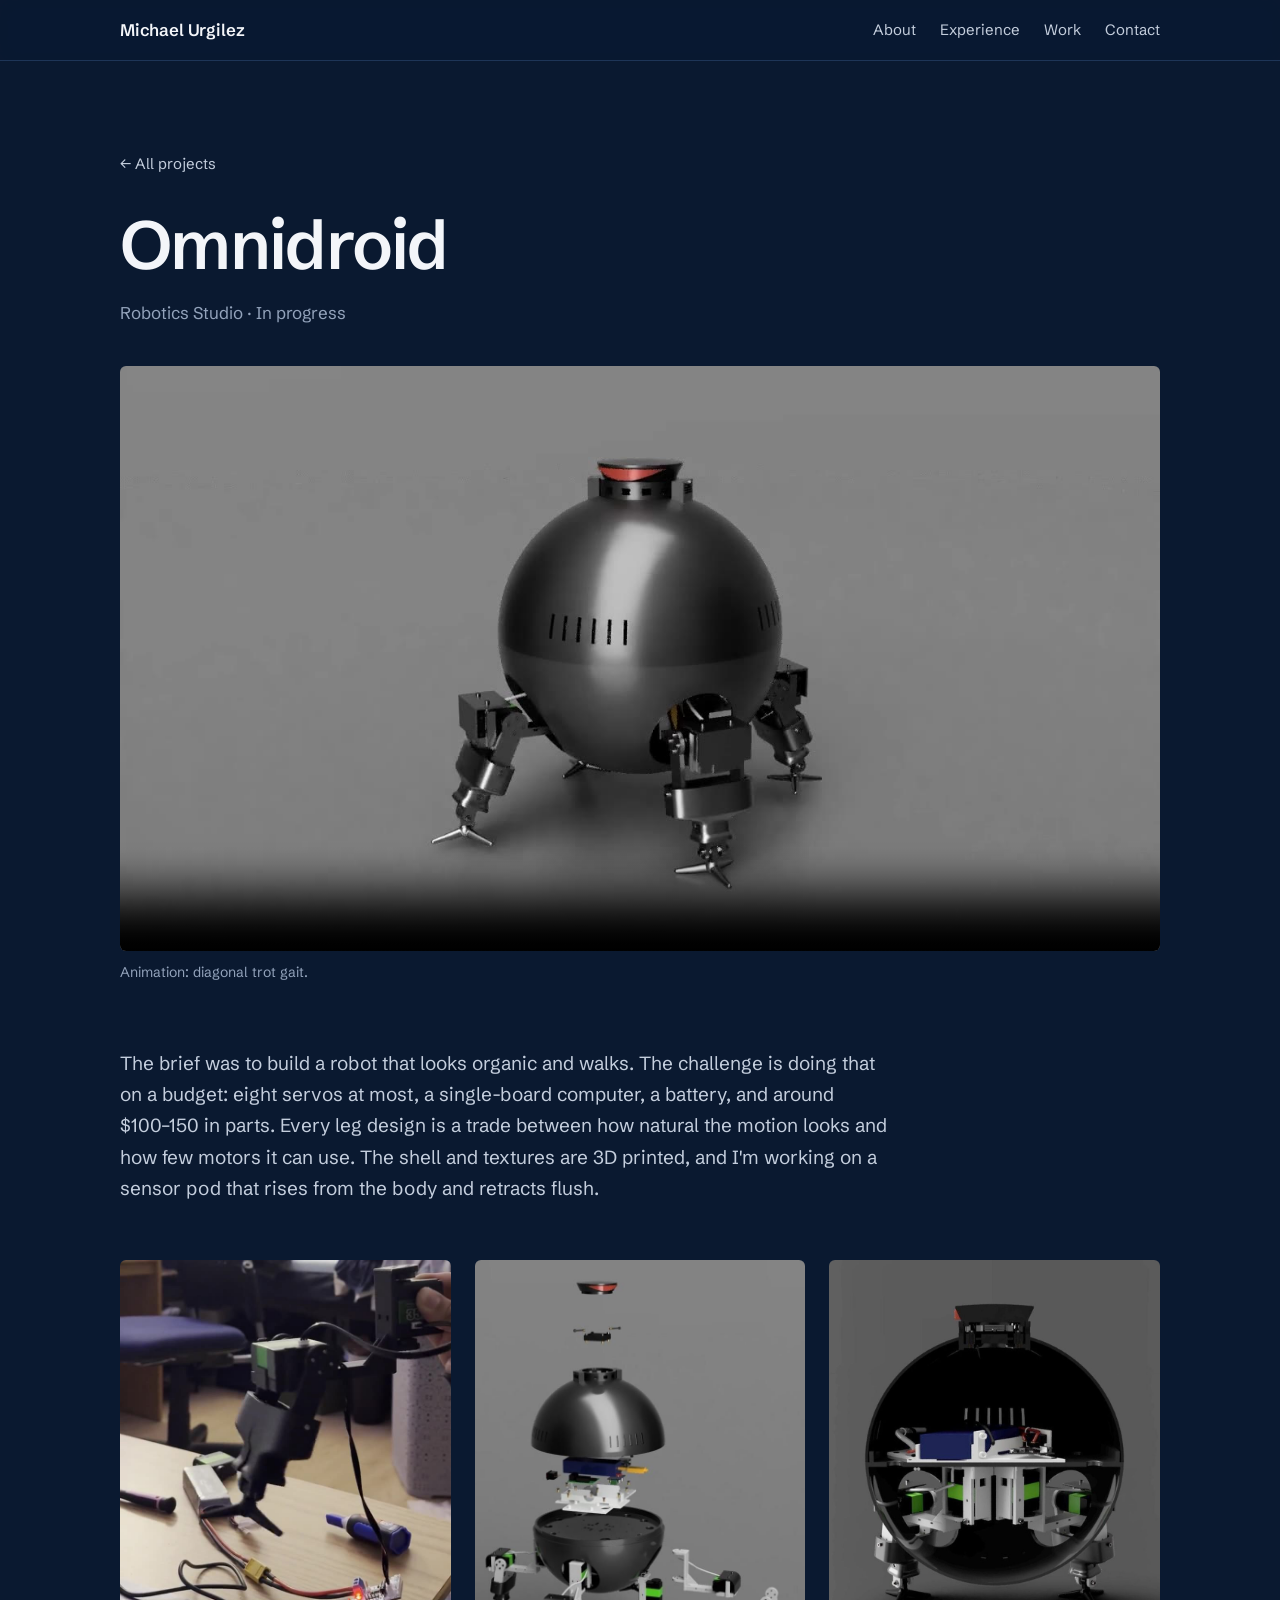
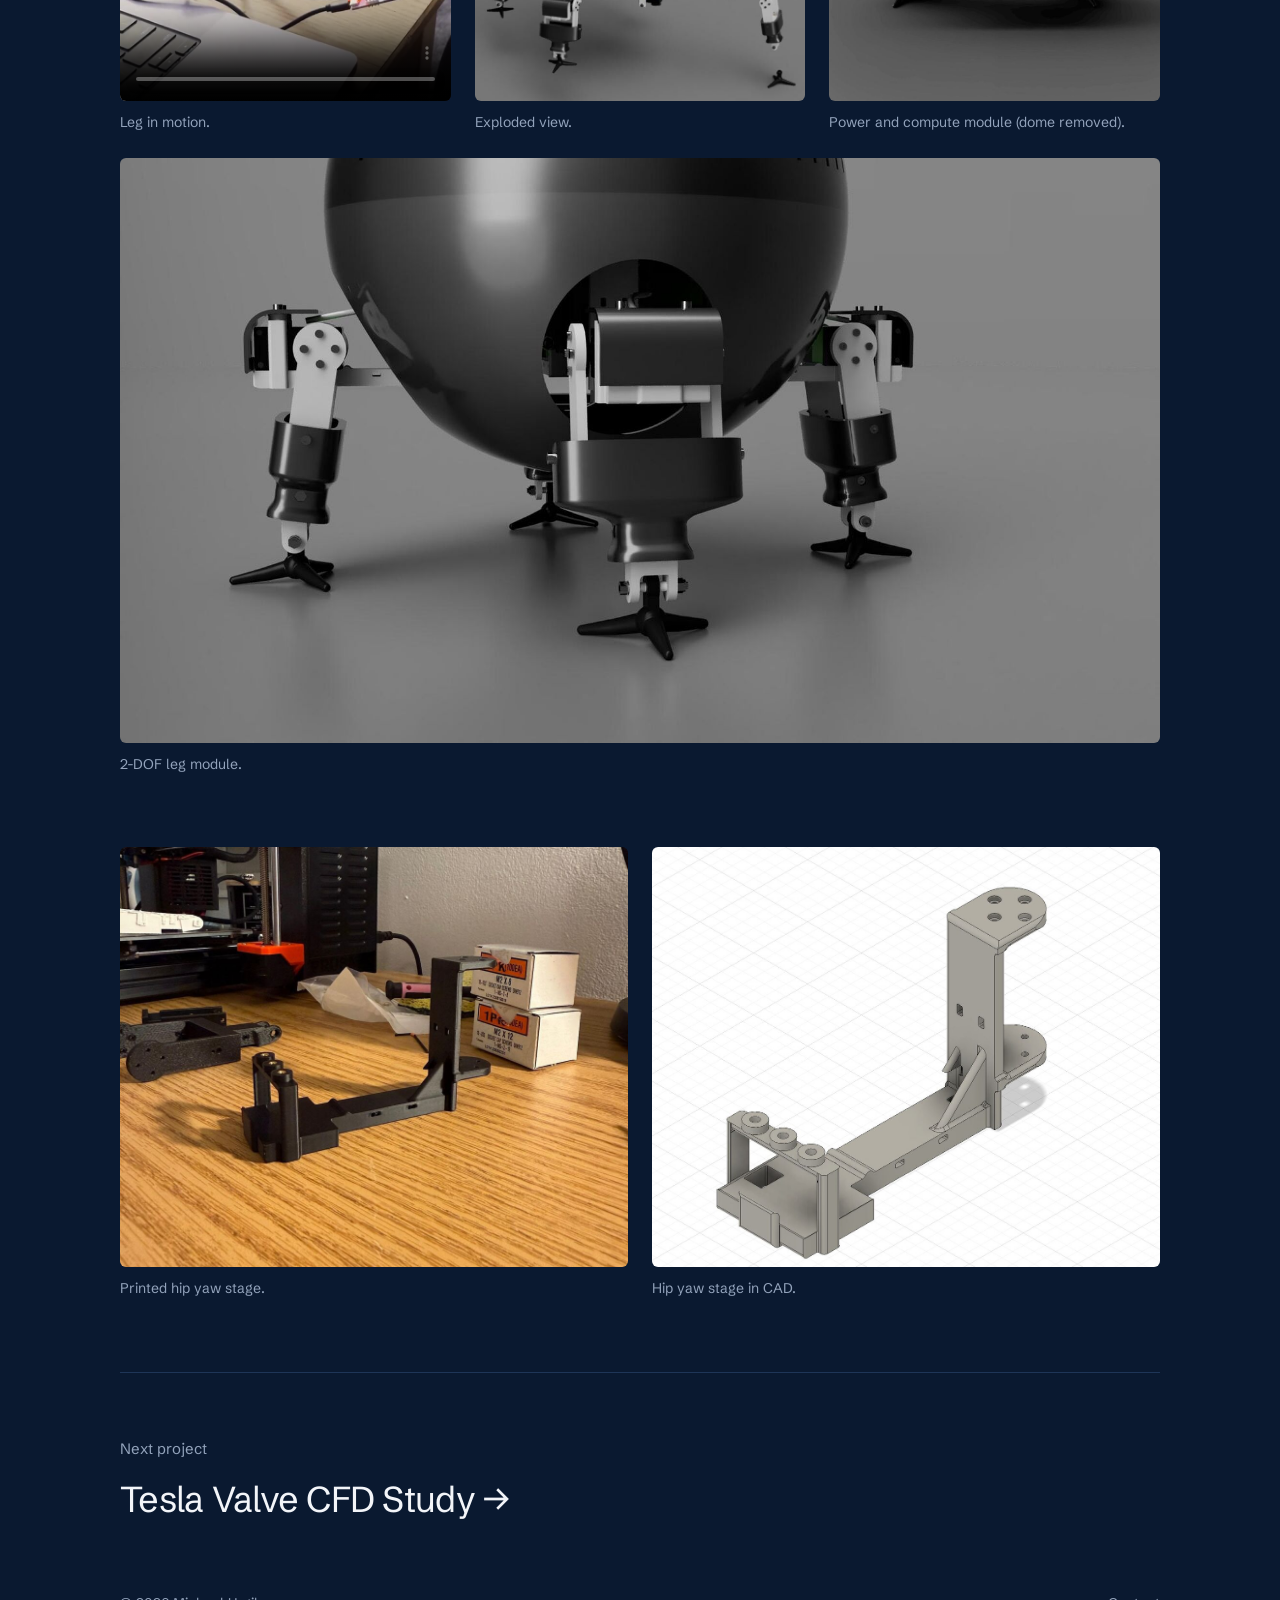
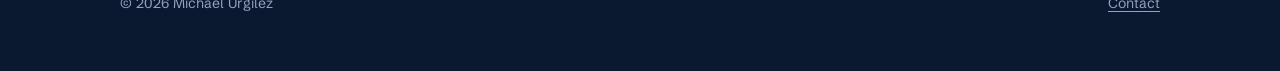
<file: projects/quadruped-robot/index.html>
<!doctype html>
<html lang="en">
<head>
  <meta charset="utf-8">
  <meta name="viewport" content="width=device-width, initial-scale=1">
  <title>Omnidroid — Michael Urgilez</title>
  <meta name="description" content="The brief was to build a robot that looks organic and walks.">
  <link rel="canonical" href="https://michaelu4.github.io/projects/quadruped-robot/">
  <meta name="theme-color" content="#0a1930">

  <meta property="og:type" content="article">
  <meta property="og:site_name" content="Michael Urgilez">
  <meta property="og:title" content="Omnidroid — Michael Urgilez">
  <meta property="og:description" content="The brief was to build a robot that looks organic and walks.">
  <meta property="og:url" content="https://michaelu4.github.io/projects/quadruped-robot/">
  <meta property="og:image" content="https://michaelu4.github.io/assets/og-image.png">
  <meta property="og:image:width" content="1200">
  <meta property="og:image:height" content="630">
  <meta name="twitter:card" content="summary_large_image">
  <meta name="twitter:title" content="Omnidroid — Michael Urgilez">
  <meta name="twitter:description" content="The brief was to build a robot that looks organic and walks.">
  <meta name="twitter:image" content="https://michaelu4.github.io/assets/og-image.png">

  <link rel="icon" href="../../assets/favicon.svg" type="image/svg+xml">
  <link rel="preconnect" href="https://fonts.googleapis.com">
  <link rel="preconnect" href="https://fonts.gstatic.com" crossorigin>
  <link href="https://fonts.googleapis.com/css2?family=Schibsted+Grotesk:wght@400;500;600;700FONTLINKdisplay=swap" rel="stylesheet">
  <link rel="stylesheet" href="../../styles.css?v=20261028b">
</head>
<body>
  <a class="skip-link" href="#main">Skip to content</a>

  <header class="site-header">
    <div class="container">
      <a class="wordmark" href="../../">Michael Urgilez</a>
      <nav class="nav" aria-label="Primary">
        <a class="nav-extra" href="../../#about">About</a>
        <a class="nav-extra" href="../../#experience">Experience</a>
        <a href="../../#work">Work</a>
        <a href="../../#contact">Contact</a>
      </nav>
    </div>
  </header>

  <main id="main">
    <div class="container">

      <section class="project-hero" aria-labelledby="project-title">
        <a class="back" href="../../#work">← All projects</a>
        <h1 id="project-title">Omnidroid</h1>
        <p class="project-meta">Robotics Studio · In progress</p>
      </section>

      <figure class="project-cover">
        <video class="media" src="../../assets/quadruped-robot/trot-gait.mp4" poster="../../assets/quadruped-robot/trot-gait-poster.jpg" width="1280" height="720" autoplay muted loop playsinline controls preload="metadata" aria-label="Animation of the Omnidroid robot walking in a diagonal trot gait"></video>
        <figcaption>Animation: diagonal trot gait.</figcaption>
      </figure>

      <section class="project-story" aria-label="Overview">
        <p>The brief was to build a robot that looks organic and walks. The challenge is doing that on a budget: eight servos at most, a single-board computer, a battery, and around $100–150 in parts. Every leg design is a trade between how natural the motion looks and how few motors it can use. The shell and textures are 3D printed, and I'm working on a sensor pod that rises from the body and retracts flush.</p>
      </section>

      <div class="gallery gallery-3">
        <figure>
          <video class="media" src="../../assets/quadruped-robot/leg-motion.mp4" poster="../../assets/quadruped-robot/leg-motion-poster.jpg" width="720" height="960" autoplay muted loop playsinline controls preload="metadata" aria-label="Video: a 3D-printed robot leg moving on its servos"></video>
          <figcaption>Leg in motion.</figcaption>
        </figure>
        <figure>
          <img class="media" src="../../assets/quadruped-robot/exploded.jpg" alt="Exploded CAD view of the robot: dome, electronics, body and legs" width="740" height="910" loading="lazy">
          <figcaption>Exploded view.</figcaption>
        </figure>
        <figure>
          <img class="media" src="../../assets/quadruped-robot/dome-removed.jpg" alt="CAD render of the robot with the dome removed, showing the electronics inside" width="875" height="1200" loading="lazy">
          <figcaption>Power and compute module (dome removed).</figcaption>
        </figure>
        <figure class="wide">
          <img class="media" src="../../assets/quadruped-robot/leg-module.jpg" alt="CAD render close-up of a two-degree-of-freedom leg module" width="1600" height="900" loading="lazy">
          <figcaption>2-DOF leg module.</figcaption>
        </figure>
      </div>

      <div class="gallery">
        <figure>
          <img class="media" src="../../assets/quadruped-robot/hip-yaw-printed.jpg" alt="The 3D-printed hip yaw stage on a desk" width="1050" height="868" loading="lazy">
          <figcaption>Printed hip yaw stage.</figcaption>
        </figure>
        <figure>
          <img class="media" src="../../assets/quadruped-robot/hip-yaw-cad.jpg" alt="CAD model of the hip yaw stage" width="1200" height="993" loading="lazy">
          <figcaption>Hip yaw stage in CAD.</figcaption>
        </figure>
      </div>

      <nav class="next-project" aria-label="Next project">
        <span class="next-label">Next project</span>
        <a href="../tesla-valve-cfd/">Tesla Valve CFD Study →</a>
      </nav>
    </div>
  </main>

  <footer class="site-footer">
    <div class="container">
      <span>© 2026 Michael Urgilez</span>
      <a href="../../#contact">Contact</a>
    </div>
  </footer>
</body>
</html>
</file>
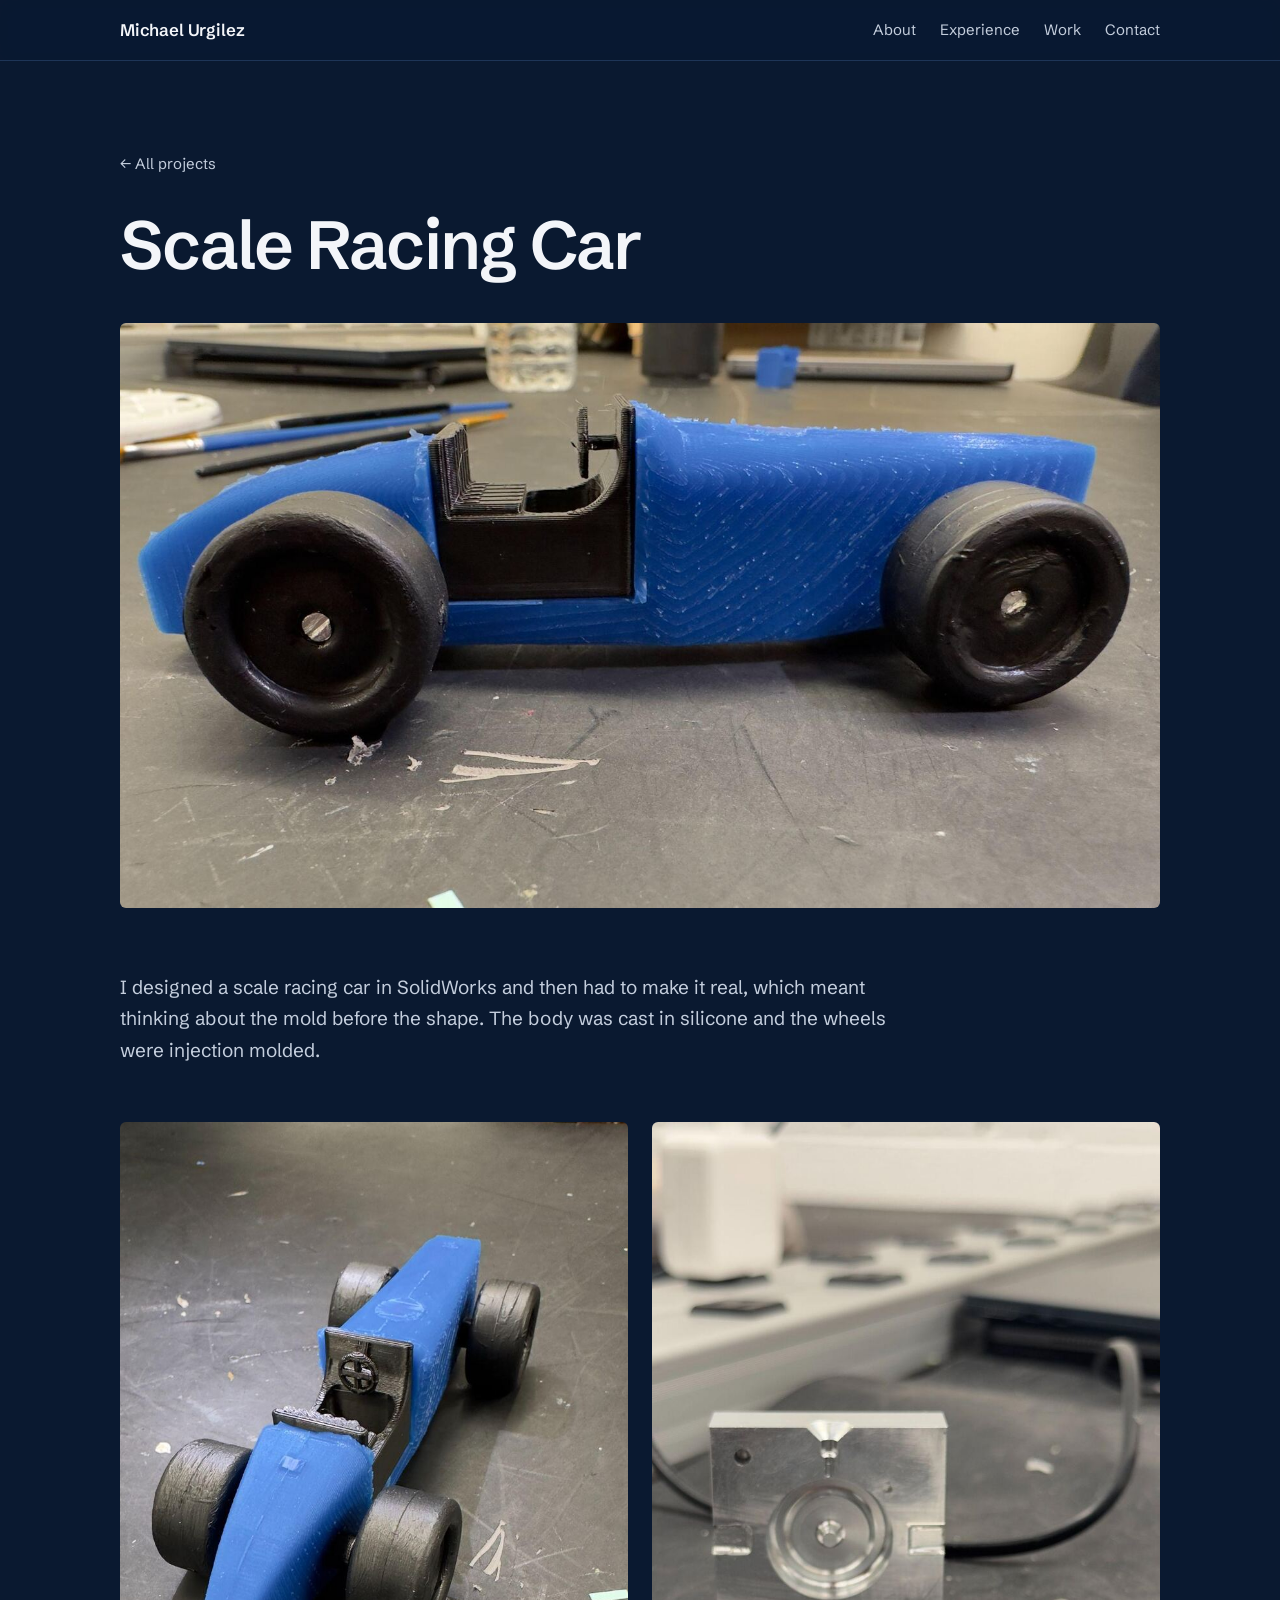
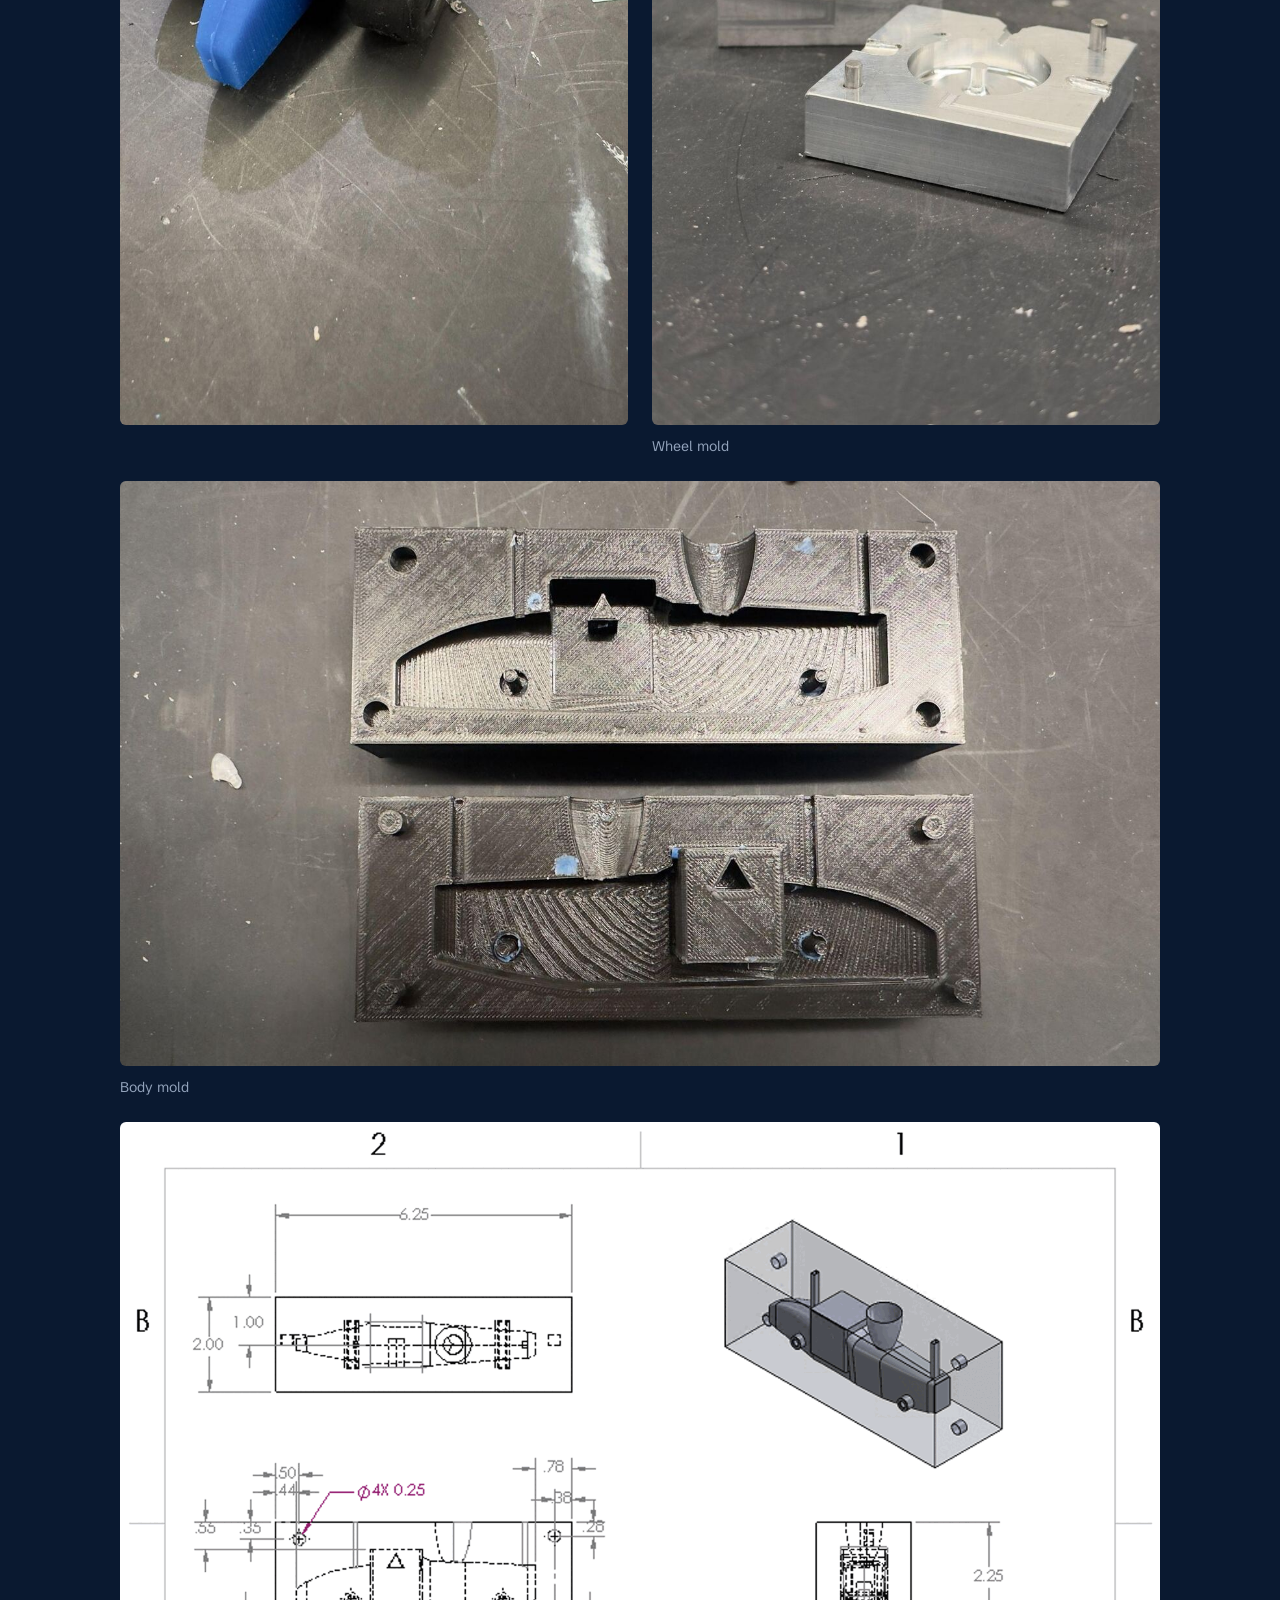
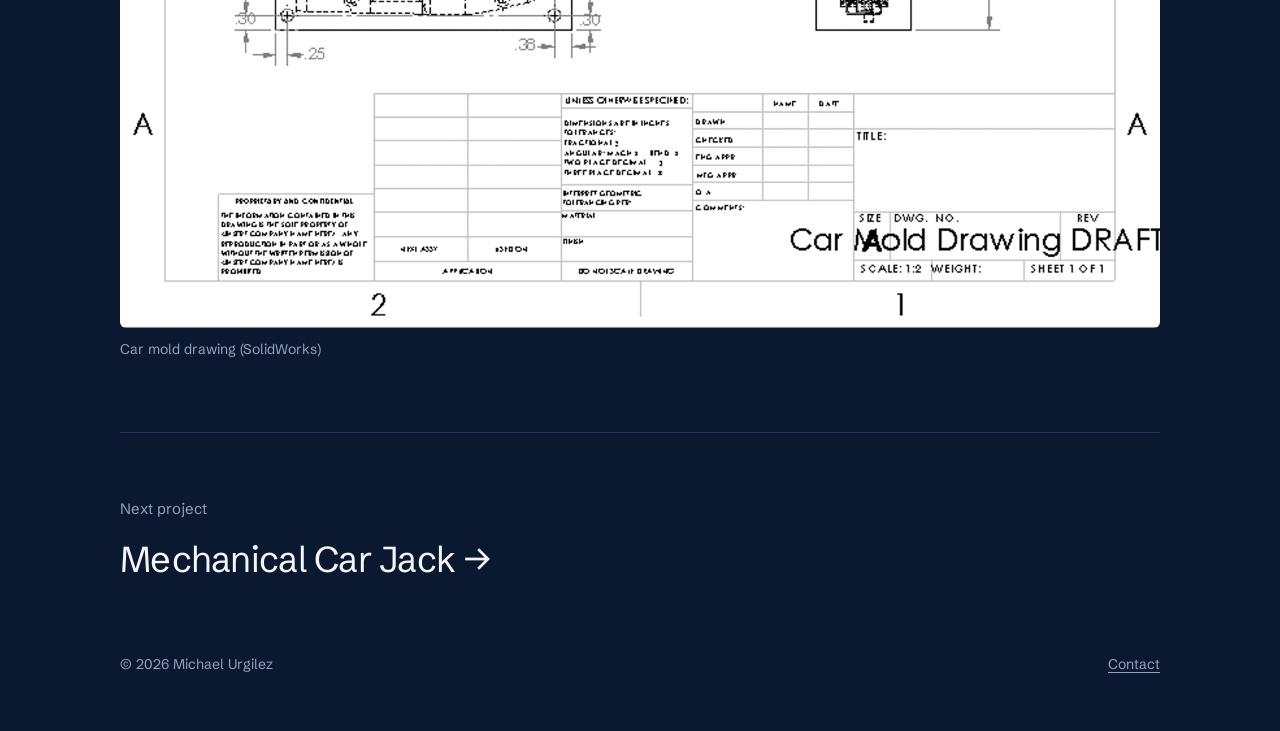
<file: projects/scale-racing-car/index.html>
<!doctype html>
<html lang="en">
<head>
  <meta charset="utf-8">
  <meta name="viewport" content="width=device-width, initial-scale=1">
  <title>Scale Racing Car — Michael Urgilez</title>
  <meta name="description" content="I designed a scale racing car in SolidWorks and then had to make it real, which meant thinking about the mold before the shape.">
  <link rel="canonical" href="https://michaelu4.github.io/projects/scale-racing-car/">
  <meta name="theme-color" content="#0a1930">

  <meta property="og:type" content="article">
  <meta property="og:site_name" content="Michael Urgilez">
  <meta property="og:title" content="Scale Racing Car — Michael Urgilez">
  <meta property="og:description" content="I designed a scale racing car in SolidWorks and then had to make it real, which meant thinking about the mold before the shape.">
  <meta property="og:url" content="https://michaelu4.github.io/projects/scale-racing-car/">
  <meta property="og:image" content="https://michaelu4.github.io/assets/og-image.png">
  <meta property="og:image:width" content="1200">
  <meta property="og:image:height" content="630">
  <meta name="twitter:card" content="summary_large_image">
  <meta name="twitter:title" content="Scale Racing Car — Michael Urgilez">
  <meta name="twitter:description" content="I designed a scale racing car in SolidWorks and then had to make it real, which meant thinking about the mold before the shape.">
  <meta name="twitter:image" content="https://michaelu4.github.io/assets/og-image.png">

  <link rel="icon" href="../../assets/favicon.svg" type="image/svg+xml">
  <link rel="preconnect" href="https://fonts.googleapis.com">
  <link rel="preconnect" href="https://fonts.gstatic.com" crossorigin>
  <link href="https://fonts.googleapis.com/css2?family=Schibsted+Grotesk:wght@400;500;600;700FONTLINKdisplay=swap" rel="stylesheet">
  <link rel="stylesheet" href="../../styles.css?v=20261028b">
</head>
<body>
  <a class="skip-link" href="#main">Skip to content</a>

  <header class="site-header">
    <div class="container">
      <a class="wordmark" href="../../">Michael Urgilez</a>
      <nav class="nav" aria-label="Primary">
        <a class="nav-extra" href="../../#about">About</a>
        <a class="nav-extra" href="../../#experience">Experience</a>
        <a href="../../#work">Work</a>
        <a href="../../#contact">Contact</a>
      </nav>
    </div>
  </header>

  <main id="main">
    <div class="container">

      <section class="project-hero" aria-labelledby="project-title">
        <a class="back" href="../../#work">← All projects</a>
        <h1 id="project-title">Scale Racing Car</h1>
      </section>

      <figure class="project-cover">
        <img class="media" src="../../assets/scale-racing-car/side.jpg" alt="Scale racing car with a blue silicone-cast body and black injection-molded wheels, side view" width="1600" height="900">
      </figure>

      <section class="project-story" aria-label="Overview">
        <p>I designed a scale racing car in SolidWorks and then had to make it real, which meant thinking about the mold before the shape. The body was cast in silicone and the wheels were injection molded.</p>
      </section>

      <div class="gallery">
        <figure>
          <img class="media" src="../../assets/scale-racing-car/three-quarter.jpg" alt="The finished car from above at a three-quarter angle" width="788" height="1400" loading="lazy">
        </figure>
        <figure>
          <img class="media" src="../../assets/scale-racing-car/wheel-mold.jpg" alt="Two aluminum halves of the wheel mold" width="788" height="1400" loading="lazy">
          <figcaption>Wheel mold</figcaption>
        </figure>
        <figure class="wide">
          <img class="media" src="../../assets/scale-racing-car/body-mold.jpg" alt="Two halves of the 3D-printed body mold" width="1600" height="900" loading="lazy">
          <figcaption>Body mold</figcaption>
        </figure>
        <figure class="wide">
          <img class="media" src="../../assets/scale-racing-car/mold-drawing.png" alt="SolidWorks drawing of the car body mold with dimensioned views and an isometric view" width="1600" height="1239" loading="lazy">
          <figcaption>Car mold drawing (SolidWorks)</figcaption>
        </figure>
      </div>

      <nav class="next-project" aria-label="Next project">
        <span class="next-label">Next project</span>
        <a href="../car-jack/">Mechanical Car Jack →</a>
      </nav>
    </div>
  </main>

  <footer class="site-footer">
    <div class="container">
      <span>© 2026 Michael Urgilez</span>
      <a href="../../#contact">Contact</a>
    </div>
  </footer>
</body>
</html>
</file>
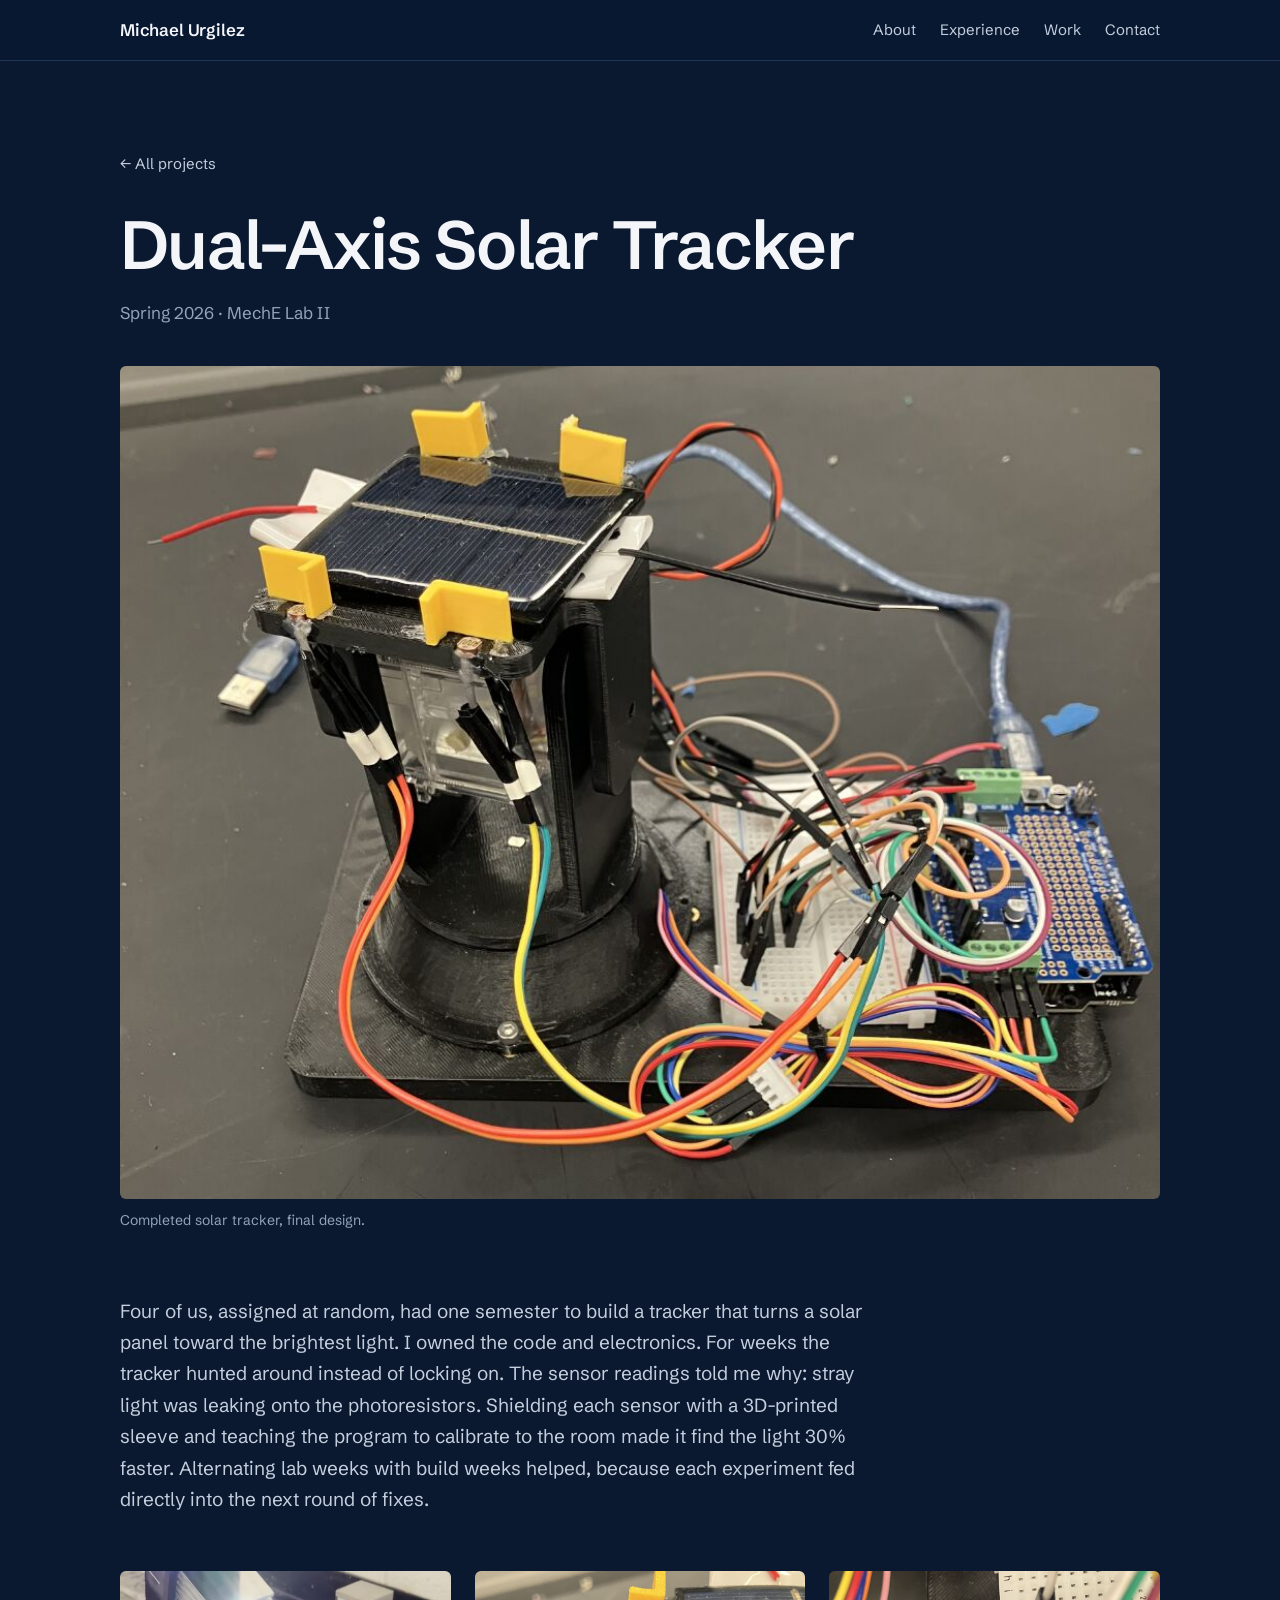
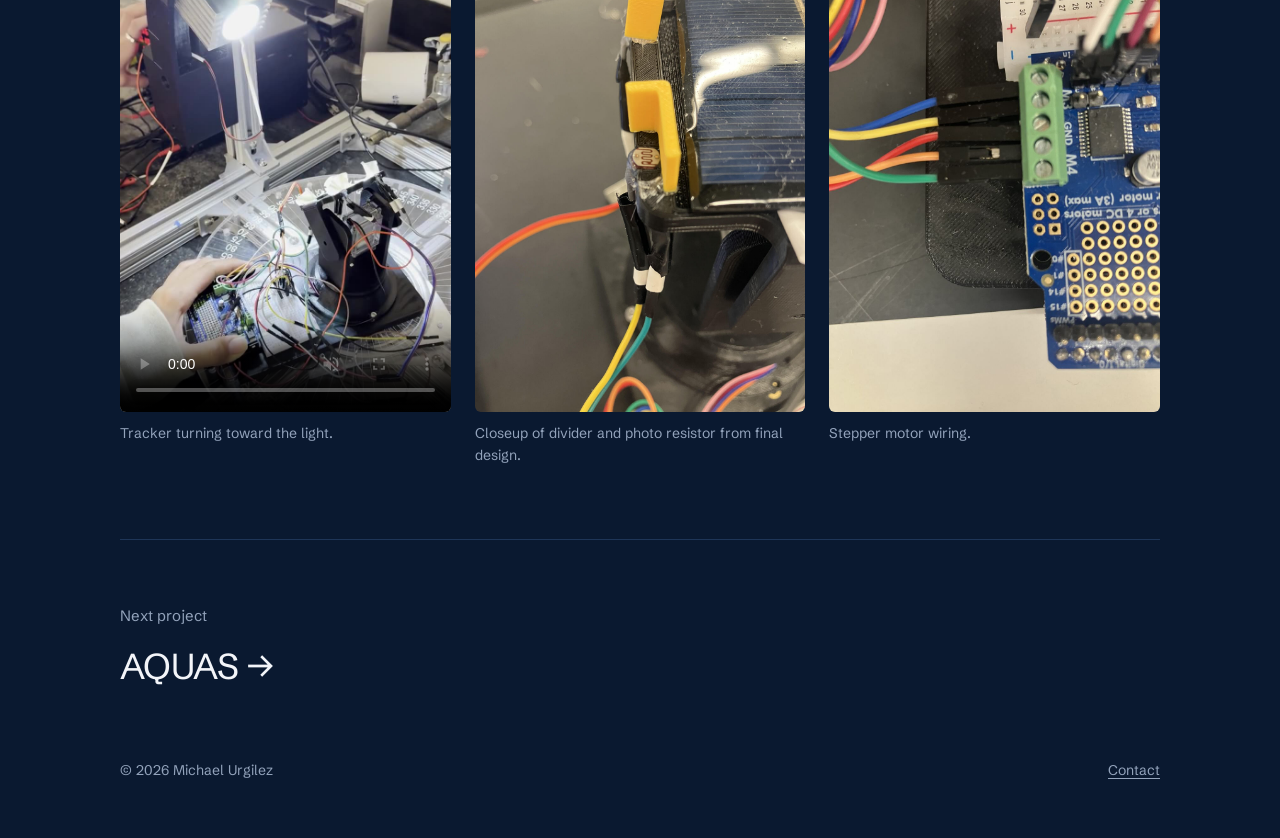
<file: projects/solar-tracker/index.html>
<!doctype html>
<html lang="en">
<head>
  <meta charset="utf-8">
  <meta name="viewport" content="width=device-width, initial-scale=1">
  <title>Dual-Axis Solar Tracker — Michael Urgilez</title>
  <meta name="description" content="Four of us, assigned at random, had one semester to build a tracker that turns a solar panel toward the brightest light.">
  <link rel="canonical" href="https://michaelu4.github.io/projects/solar-tracker/">
  <meta name="theme-color" content="#0a1930">

  <meta property="og:type" content="article">
  <meta property="og:site_name" content="Michael Urgilez">
  <meta property="og:title" content="Dual-Axis Solar Tracker — Michael Urgilez">
  <meta property="og:description" content="Four of us, assigned at random, had one semester to build a tracker that turns a solar panel toward the brightest light.">
  <meta property="og:url" content="https://michaelu4.github.io/projects/solar-tracker/">
  <meta property="og:image" content="https://michaelu4.github.io/assets/og-image.png">
  <meta property="og:image:width" content="1200">
  <meta property="og:image:height" content="630">
  <meta name="twitter:card" content="summary_large_image">
  <meta name="twitter:title" content="Dual-Axis Solar Tracker — Michael Urgilez">
  <meta name="twitter:description" content="Four of us, assigned at random, had one semester to build a tracker that turns a solar panel toward the brightest light.">
  <meta name="twitter:image" content="https://michaelu4.github.io/assets/og-image.png">

  <link rel="icon" href="../../assets/favicon.svg" type="image/svg+xml">
  <link rel="preconnect" href="https://fonts.googleapis.com">
  <link rel="preconnect" href="https://fonts.gstatic.com" crossorigin>
  <link href="https://fonts.googleapis.com/css2?family=Schibsted+Grotesk:wght@400;500;600;700FONTLINKdisplay=swap" rel="stylesheet">
  <link rel="stylesheet" href="../../styles.css?v=20261028b">
</head>
<body>
  <a class="skip-link" href="#main">Skip to content</a>

  <header class="site-header">
    <div class="container">
      <a class="wordmark" href="../../">Michael Urgilez</a>
      <nav class="nav" aria-label="Primary">
        <a class="nav-extra" href="../../#about">About</a>
        <a class="nav-extra" href="../../#experience">Experience</a>
        <a href="../../#work">Work</a>
        <a href="../../#contact">Contact</a>
      </nav>
    </div>
  </header>

  <main id="main">
    <div class="container">

      <section class="project-hero" aria-labelledby="project-title">
        <a class="back" href="../../#work">← All projects</a>
        <h1 id="project-title">Dual-Axis Solar Tracker</h1>
        <p class="project-meta">Spring 2026 · MechE Lab II</p>
      </section>

      <figure class="project-cover">
        <img class="media" src="../../assets/solar-tracker/tracker.jpg" alt="Dual-axis solar tracker: a solar panel on a 3D-printed two-axis mount, wired to an Arduino with a motor shield" width="1006" height="806">
        <figcaption>Completed solar tracker, final design.</figcaption>
      </figure>

      <section class="project-story" aria-label="Overview">
        <p>Four of us, assigned at random, had one semester to build a tracker that turns a solar panel toward the brightest light. I owned the code and electronics. For weeks the tracker hunted around instead of locking on. The sensor readings told me why: stray light was leaking onto the photoresistors. Shielding each sensor with a 3D-printed sleeve and teaching the program to calibrate to the room made it find the light 30% faster. Alternating lab weeks with build weeks helped, because each experiment fed directly into the next round of fixes.</p>
      </section>

      <div class="gallery gallery-3">
        <figure>
          <video class="media" src="../../assets/solar-tracker/tracking.mp4" poster="../../assets/solar-tracker/tracking-poster.jpg" width="720" height="960" autoplay muted loop playsinline controls preload="metadata" aria-label="Video: the lamp switches on and the solar tracker turns toward the light"></video>
          <figcaption>Tracker turning toward the light.</figcaption>
        </figure>
        <figure>
          <img class="media" src="../../assets/solar-tracker/sensor-closeup.jpg" alt="Close-up of a photoresistor beside the solar panel, shielded by a yellow 3D-printed divider" width="1050" height="1400" loading="lazy">
          <figcaption>Closeup of divider and photo resistor from final design.</figcaption>
        </figure>
        <figure>
          <img class="media" src="../../assets/solar-tracker/stepper-wiring.jpg" alt="Stepper motor wires connected to an Adafruit motor shield on the Arduino" width="1050" height="1400" loading="lazy">
          <figcaption>Stepper motor wiring.</figcaption>
        </figure>
      </div>

      <nav class="next-project" aria-label="Next project">
        <span class="next-label">Next project</span>
        <a href="../aquas/">AQUAS →</a>
      </nav>
    </div>
  </main>

  <footer class="site-footer">
    <div class="container">
      <span>© 2026 Michael Urgilez</span>
      <a href="../../#contact">Contact</a>
    </div>
  </footer>
</body>
</html>
</file>
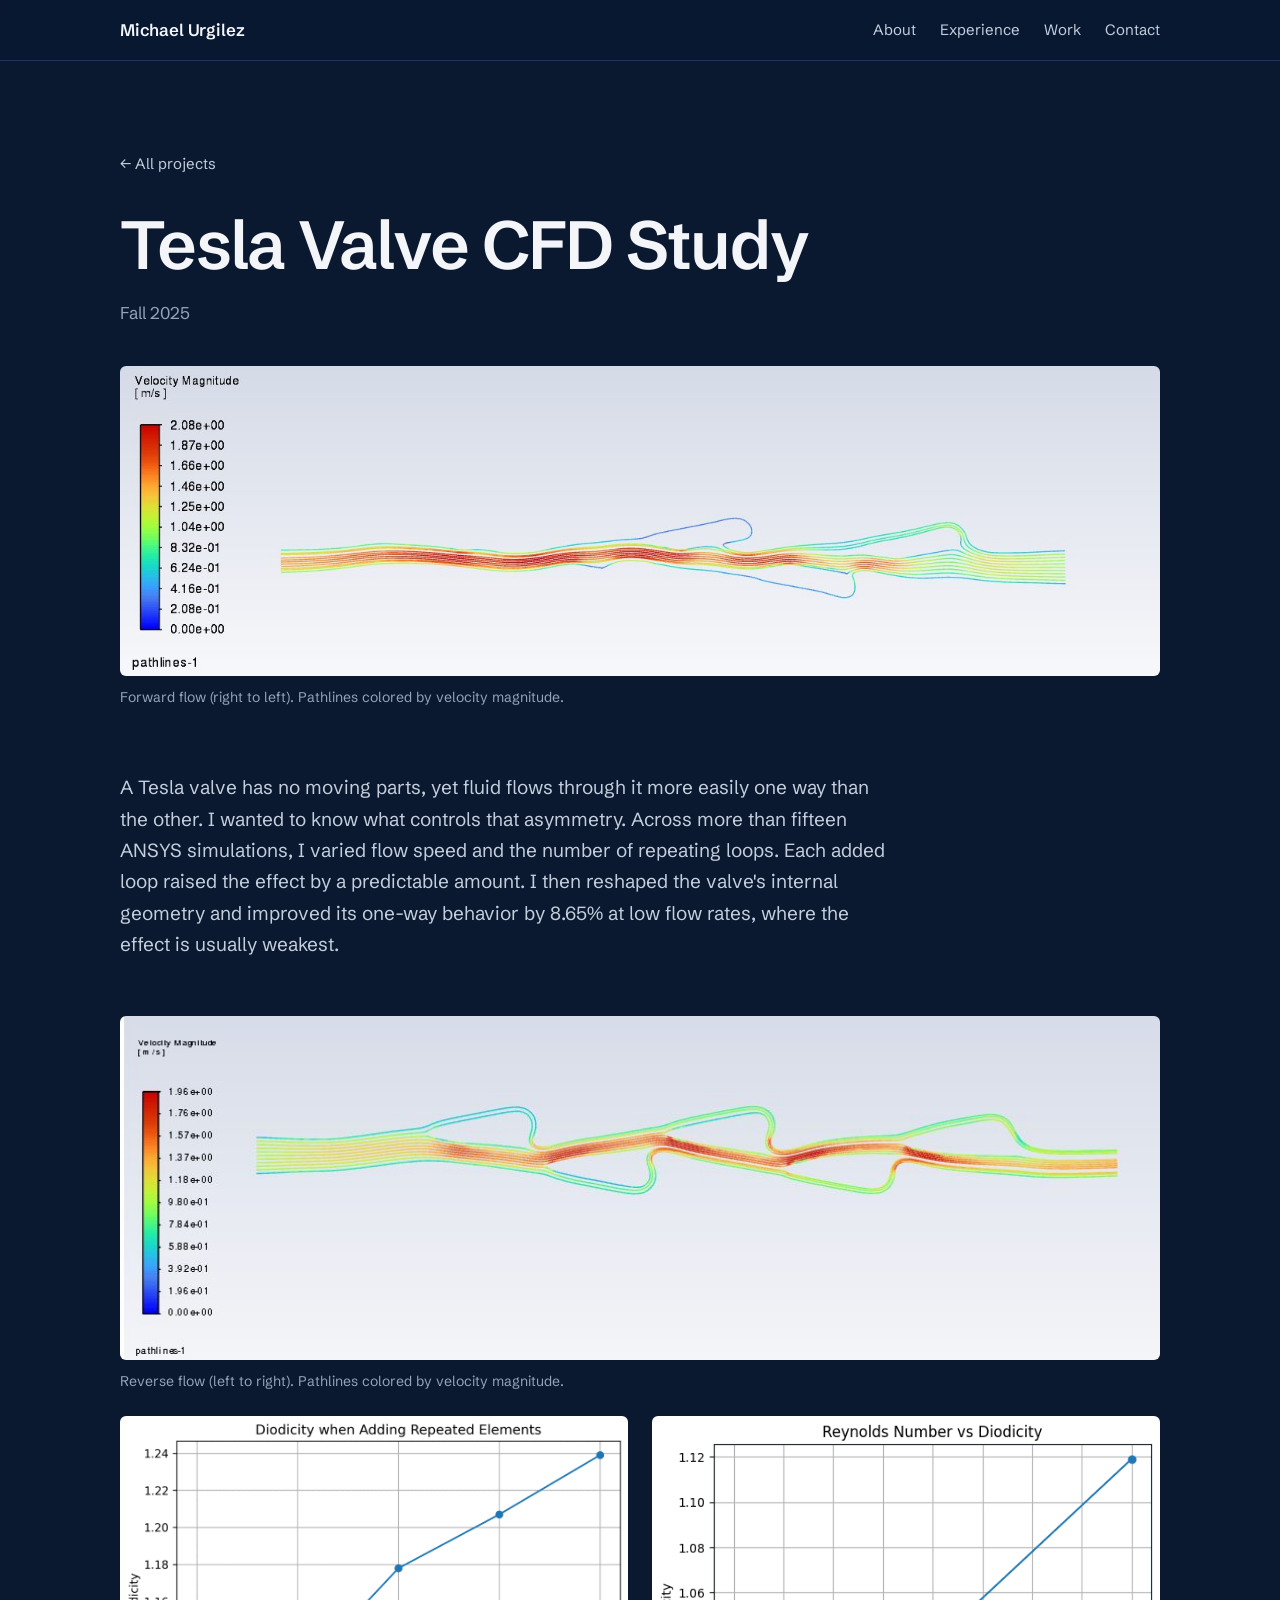
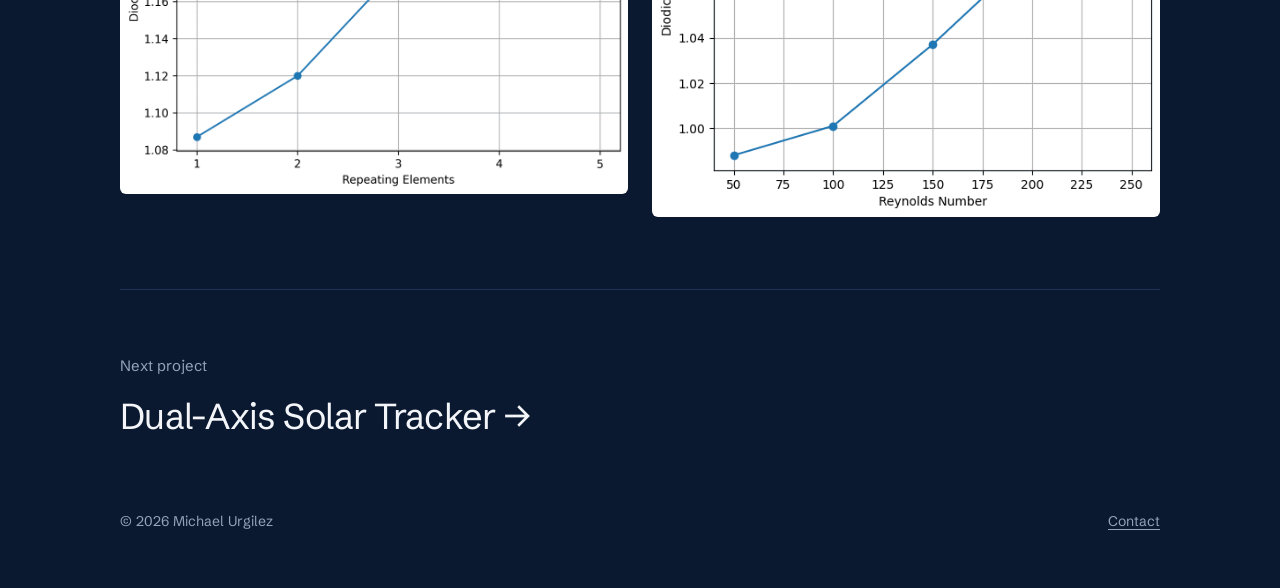
<file: projects/tesla-valve-cfd/index.html>
<!doctype html>
<html lang="en">
<head>
  <meta charset="utf-8">
  <meta name="viewport" content="width=device-width, initial-scale=1">
  <title>Tesla Valve CFD Study — Michael Urgilez</title>
  <meta name="description" content="A Tesla valve has no moving parts, yet fluid flows through it more easily one way than the other.">
  <link rel="canonical" href="https://michaelu4.github.io/projects/tesla-valve-cfd/">
  <meta name="theme-color" content="#0a1930">

  <meta property="og:type" content="article">
  <meta property="og:site_name" content="Michael Urgilez">
  <meta property="og:title" content="Tesla Valve CFD Study — Michael Urgilez">
  <meta property="og:description" content="A Tesla valve has no moving parts, yet fluid flows through it more easily one way than the other.">
  <meta property="og:url" content="https://michaelu4.github.io/projects/tesla-valve-cfd/">
  <meta property="og:image" content="https://michaelu4.github.io/assets/og-image.png">
  <meta property="og:image:width" content="1200">
  <meta property="og:image:height" content="630">
  <meta name="twitter:card" content="summary_large_image">
  <meta name="twitter:title" content="Tesla Valve CFD Study — Michael Urgilez">
  <meta name="twitter:description" content="A Tesla valve has no moving parts, yet fluid flows through it more easily one way than the other.">
  <meta name="twitter:image" content="https://michaelu4.github.io/assets/og-image.png">

  <link rel="icon" href="../../assets/favicon.svg" type="image/svg+xml">
  <link rel="preconnect" href="https://fonts.googleapis.com">
  <link rel="preconnect" href="https://fonts.gstatic.com" crossorigin>
  <link href="https://fonts.googleapis.com/css2?family=Schibsted+Grotesk:wght@400;500;600;700FONTLINKdisplay=swap" rel="stylesheet">
  <link rel="stylesheet" href="../../styles.css?v=20261028b">
</head>
<body>
  <a class="skip-link" href="#main">Skip to content</a>

  <header class="site-header">
    <div class="container">
      <a class="wordmark" href="../../">Michael Urgilez</a>
      <nav class="nav" aria-label="Primary">
        <a class="nav-extra" href="../../#about">About</a>
        <a class="nav-extra" href="../../#experience">Experience</a>
        <a href="../../#work">Work</a>
        <a href="../../#contact">Contact</a>
      </nav>
    </div>
  </header>

  <main id="main">
    <div class="container">

      <section class="project-hero" aria-labelledby="project-title">
        <a class="back" href="../../#work">← All projects</a>
        <h1 id="project-title">Tesla Valve CFD Study</h1>
        <p class="project-meta">Fall 2025</p>
      </section>

      <figure class="project-cover">
        <img class="media" src="../../assets/tesla-valve-cfd/forward-flow.jpg" alt="ANSYS pathlines through a Tesla valve in forward flow, colored by velocity magnitude" width="1343" height="400">
        <figcaption>Forward flow (right to left). Pathlines colored by velocity magnitude.</figcaption>
      </figure>

      <section class="project-story" aria-label="Overview">
        <p>A Tesla valve has no moving parts, yet fluid flows through it more easily one way than the other. I wanted to know what controls that asymmetry. Across more than fifteen ANSYS simulations, I varied flow speed and the number of repeating loops. Each added loop raised the effect by a predictable amount. I then reshaped the valve's internal geometry and improved its one-way behavior by 8.65% at low flow rates, where the effect is usually weakest.</p>
      </section>

      <div class="gallery">
        <figure class="wide">
          <img class="media" src="../../assets/tesla-valve-cfd/reverse-flow.jpg" alt="ANSYS pathlines through a Tesla valve in reverse flow, colored by velocity magnitude" width="1030" height="340" loading="lazy">
          <figcaption>Reverse flow (left to right). Pathlines colored by velocity magnitude.</figcaption>
        </figure>
        <figure>
          <img class="media" src="../../assets/tesla-valve-cfd/diodicity-vs-elements.png" alt="Chart: diodicity rises from about 1.09 to 1.24 as repeating elements increase from 1 to 5" width="1100" height="819" loading="lazy">
        </figure>
        <figure>
          <img class="media" src="../../assets/tesla-valve-cfd/diodicity-vs-reynolds.png" alt="Chart: diodicity versus Reynolds number from 50 to 250" width="576" height="455" loading="lazy">
        </figure>
      </div>

      <nav class="next-project" aria-label="Next project">
        <span class="next-label">Next project</span>
        <a href="../solar-tracker/">Dual-Axis Solar Tracker →</a>
      </nav>
    </div>
  </main>

  <footer class="site-footer">
    <div class="container">
      <span>© 2026 Michael Urgilez</span>
      <a href="../../#contact">Contact</a>
    </div>
  </footer>
</body>
</html>
</file>
<file: styles.css>
/* Michael Urgilez — portfolio
   One stylesheet for every page. Mobile-first; breakpoints at 720px and 1024px. */

:root {
  color-scheme: dark;
  --bg: #0a1930;       /* deep navy backdrop */
  --bg-soft: #102544;
  --ink: #f3f5f9;      /* 16:1 on --bg */
  --ink-2: #c4cedd;    /* 11:1 on --bg */
  --muted: #93a3bb;    /* 6.9:1 on --bg */
  --line: #1e3557;
  --line-strong: #34507a;
  --accent: #f2994a;   /* 7.6:1 on --bg; used sparingly */
  --on-accent: #0a1930;

  --font-display: "Schibsted Grotesk", "Helvetica Neue", Arial, sans-serif;
  --font-body: "Schibsted Grotesk", "Helvetica Neue", Arial, sans-serif;
  --font-label: "Schibsted Grotesk", "Helvetica Neue", Arial, sans-serif;

  --max: 1120px;
  --gutter: 20px;
  --radius: 6px;
  --section: 88px;
}

@media (min-width: 720px) {
  :root { --gutter: 40px; --section: 128px; }
}

*, *::before, *::after { box-sizing: border-box; }

html { -webkit-text-size-adjust: 100%; scroll-behavior: smooth; }
@media (prefers-reduced-motion: reduce) { html { scroll-behavior: auto; } }

body {
  margin: 0;
  background: var(--bg);
  color: var(--ink);
  font-family: var(--font-body);
  font-size: 1.0625rem;
  line-height: 1.6;
  -webkit-font-smoothing: antialiased;
}

img { display: block; max-width: 100%; height: auto; }

a { color: inherit; text-underline-offset: 0.2em; text-decoration-thickness: 1px; }
a:hover { color: var(--accent); }

[id] { scroll-margin-top: 76px; }

:focus-visible {
  outline: 2px solid var(--accent);
  outline-offset: 3px;
  border-radius: 2px;
}

h1, h2, h3 {
  font-family: var(--font-display);
  font-weight: 600;
  line-height: 1.1;
  letter-spacing: -0.005em;
  margin: 0;
}

p { margin: 0 0 1em; }
p:last-child { margin-bottom: 0; }

ul { margin: 0; padding-left: 1.1em; }
li + li { margin-top: 0.5em; }
li::marker { color: var(--muted); }

.container {
  width: 100%;
  max-width: var(--max);
  margin: 0 auto;
  padding: 0 var(--gutter);
}

.skip-link {
  position: absolute;
  left: var(--gutter);
  top: -100px;
  background: var(--ink);
  color: var(--bg);
  padding: 8px 14px;
  border-radius: var(--radius);
  z-index: 100;
}
.skip-link:focus { top: 12px; color: var(--bg); }

/* Small context line (e.g. course or lab on a project card) */
.label {
  font-size: 0.9375rem;
  color: var(--muted);
}

/* ---------- Header ---------- */

.site-header {
  position: sticky;
  top: 0;
  z-index: 50;
  background: rgba(10, 25, 48, 0.88);
  -webkit-backdrop-filter: saturate(1.4) blur(10px);
  backdrop-filter: saturate(1.4) blur(10px);
  border-bottom: 1px solid var(--line);
}

.site-header .container {
  display: flex;
  align-items: center;
  justify-content: space-between;
  height: 60px;
}

.wordmark {
  font-family: var(--font-display);
  font-weight: 600;
  font-size: 1.05rem;
  letter-spacing: -0.01em;
  text-decoration: none;
}

.nav { display: flex; gap: 24px; }
.nav a {
  font-size: 0.9375rem;
  text-decoration: none;
  color: var(--ink-2);
}
.nav a:hover { color: var(--accent); }
.nav .nav-extra { display: none; }
@media (min-width: 720px) { .nav .nav-extra { display: inline; } }

/* ---------- Buttons ---------- */

.btn {
  display: inline-flex;
  align-items: center;
  justify-content: center;
  min-height: 48px;
  padding: 0 22px;
  border-radius: var(--radius);
  border: 1px solid var(--ink);
  font-size: 1rem;
  font-weight: 500;
  text-decoration: none;
  transition: background-color 0.15s, color 0.15s, border-color 0.15s;
}
.btn-primary { background: var(--ink); color: var(--bg); }
.btn-primary:hover { background: var(--accent); border-color: var(--accent); color: var(--on-accent); }
.btn-secondary { background: transparent; color: var(--ink); }
.btn-secondary:hover { border-color: var(--accent); color: var(--accent); }

/* ---------- Hero + bio ---------- */

.hero {
  position: relative;
  isolation: isolate;
  overflow: hidden;
  padding: 72px 0 var(--section);
}
@media (min-width: 720px) { .hero { padding-top: 136px; } }
@media (min-width: 1024px) { .hero { min-height: calc(100vh - 60px); display: flex; align-items: center; } }

/* Background photo layer. main.js adds a slow drift and scroll parallax. */
.hero-bg { position: absolute; inset: 0; z-index: -1; }
.hero-bg-img {
  position: absolute;
  inset: -8% 0;
  background: center 35% / cover no-repeat;
  opacity: 0;
  transition: opacity 1.2s ease;
  will-change: transform;
}
@media (prefers-reduced-motion: no-preference) {
  .hero-bg-img { animation: hero-drift 28s ease-in-out infinite alternate; }
}
@keyframes hero-drift {
  from { scale: 1.04; translate: -1.5% 0; }
  to   { scale: 1.14; translate: 1.5% -1%; }
}
/* Navy wash keeps the text readable over any photo. Darkest behind the text column. */
.hero-bg::after {
  content: "";
  position: absolute;
  inset: 0;
  background:
    linear-gradient(90deg, rgba(10, 25, 48, 0.94) 0%, rgba(10, 25, 48, 0.82) 45%, rgba(10, 25, 48, 0.45) 100%),
    linear-gradient(180deg, rgba(10, 25, 48, 0.35) 0%, rgba(10, 25, 48, 0) 30%, rgba(10, 25, 48, 1) 100%);
}
@media (max-width: 1023px) {
  .hero-bg::after {
    background: linear-gradient(180deg, rgba(10, 25, 48, 0.7) 0%, rgba(10, 25, 48, 0.88) 40%, rgba(10, 25, 48, 1) 100%);
  }
}

.has-photo .hero-bg-img { background-image: url("assets/columbia.jpg"); opacity: 0.55; }

.hero-credit {
  display: none;
  position: absolute;
  right: var(--gutter);
  bottom: 14px;
  margin: 0;
  font-size: 0.75rem;
  color: var(--muted);
}
.hero-credit a { color: var(--muted); }

.hero h1 {
  font-size: clamp(2.75rem, 11vw, 4.75rem);
  letter-spacing: -0.03em;
  line-height: 0.98;
}

.hero .positioning {
  margin-top: 24px;
  max-width: 34ch;
  font-size: clamp(1.25rem, 3.6vw, 1.625rem);
  line-height: 1.35;
  color: var(--ink-2);
}

.hero .meta { margin-top: 28px; color: var(--muted); font-size: 0.9375rem; }

.status {
  display: inline-flex;
  align-items: baseline;
  gap: 10px;
  margin-top: 36px;
  font-size: 1rem;
}
.status::before {
  content: "";
  flex: none;
  width: 8px;
  height: 8px;
  border-radius: 50%;
  background: var(--accent);
  transform: translateY(-1px);
}

.hero .actions { display: flex; flex-wrap: wrap; gap: 12px; margin-top: 28px; }

/* ---------- Sections ---------- */

.section { padding: var(--section) 0; border-top: 1px solid var(--line); }

.section-head { margin-bottom: 48px; }
.section-head h2 { font-size: clamp(2rem, 6vw, 3rem); }
.section-head p { margin-top: 16px; color: var(--ink-2); max-width: 52ch; }

/* ---------- Image placeholders ----------
   Replace a .ph element with an <img> when the real photo is ready.
   See README.md for the exact markup. */

.ph {
  position: relative;
  display: flex;
  flex-direction: column;
  align-items: center;
  justify-content: center;
  gap: 6px;
  aspect-ratio: 4 / 3;
  padding: 20px;
  background-color: var(--bg-soft);
  background-image: repeating-linear-gradient(
    -45deg,
    transparent 0 14px,
    rgba(255, 255, 255, 0.035) 14px 15px
  );
  border: 1px solid var(--line);
  border-radius: var(--radius);
  text-align: center;
  color: var(--ink-2);
}
.ph-label { font-family: var(--font-label); font-weight: 500; font-size: 1rem; letter-spacing: 0.02em; }
.ph-hint { font-size: 0.8125rem; color: var(--muted); }

.ratio-16-9 { aspect-ratio: 16 / 9; }
.ratio-3-2 { aspect-ratio: 3 / 2; }
.ratio-1-1 { aspect-ratio: 1 / 1; }
.ratio-4-5 { aspect-ratio: 4 / 5; }

.media { border-radius: var(--radius); width: 100%; object-fit: cover; background: var(--bg-soft); }

/* ---------- Work grid ---------- */

.container-wide { max-width: none; padding: 0 clamp(20px, 5vw, 112px); }
.work-grid { display: grid; gap: 56px 32px; }
@media (min-width: 720px) { .work-grid { grid-template-columns: 1fr 1fr; } }
@media (min-width: 1024px) {
  .work-grid { --col-gap: clamp(40px, 4vw, 88px); grid-template-columns: repeat(3, 1fr); gap: 72px var(--col-gap); }
}

.card { display: block; text-decoration: none; color: inherit; }
.card:hover { color: inherit; }
.card .ph, .card .media { transition: transform 0.3s ease, border-color 0.2s; }
.card:hover .ph, .card:hover .media { border-color: var(--line-strong); }
@media (prefers-reduced-motion: no-preference) {
  .card:hover .ph, .card:hover .media { transform: translateY(-3px); }
}

.card-body { margin-top: 20px; }
.card h3 { font-size: 1.375rem; margin-top: 8px; }
.card:hover h3 { color: var(--accent); }
.card p { margin-top: 8px; color: var(--ink-2); max-width: 52ch; }

.card-more {
  display: inline-block;
  margin-top: 12px;
  font-size: 0.9375rem;
  font-weight: 500;
  text-decoration: underline;
  text-underline-offset: 0.25em;
}

.card-featured { grid-column: 1 / -1; }
.card-featured h3 { font-size: clamp(1.75rem, 4.5vw, 2.5rem); }
@media (min-width: 1024px) {
  /* Featured project: cover the same size as the other cards, text beside it */
  .card-featured { display: grid; grid-template-columns: repeat(3, 1fr); column-gap: var(--col-gap); align-items: center; }
  .card-featured .card-body { grid-column: 2 / span 2; max-width: 52ch; }
  .card-featured .media { aspect-ratio: 3 / 2; object-fit: cover; }
  .card-featured .card-body { margin-top: 0; }
}
}

.tag {
  display: inline-block;
  margin-left: 8px;
  padding: 2px 8px;
  border: 1px solid currentColor;
  border-radius: 999px;
  color: var(--accent);
  font-size: 0.8125rem;
  vertical-align: 1px;
}

/* ---------- Experience / Leadership entries ---------- */

.entries { display: grid; gap: 0; }

.entry {
  display: grid;
  gap: 12px;
  padding: 32px 0;
  border-top: 1px solid var(--line);
}
.entry:first-child { border-top: 0; padding-top: 0; }
@media (min-width: 720px) {
  .entry { grid-template-columns: 1fr 2fr; gap: 40px; }
}

.entry h3 { font-size: 1.375rem; }
/* Organization logos sit on a white tile so dark marks stay visible on navy */
.entry-logo {
  display: inline-flex;
  align-items: center;
  margin-bottom: 16px;
  padding: 10px 14px;
  background: #fff;
  border-radius: var(--radius);
}
.entry-logo img { display: block; height: 28px; width: auto; }
.entry-logo-mark { padding: 6px 10px; }
.entry-logo-mark img { height: 36px; }
.entry .role { margin-top: 6px; color: var(--ink-2); }
.entry .where { margin-top: 4px; color: var(--muted); font-size: 0.9375rem; }
.entry ul { color: var(--ink-2); max-width: 62ch; }
.prose { max-width: 64ch; color: var(--ink-2); }
.prose .degree { color: var(--ink); font-weight: 500; margin-bottom: 6px; }

.other-exp { margin-top: 56px; padding-top: 32px; border-top: 1px solid var(--line); }
.other-exp h3 { font-size: 1.125rem; }
.other-exp ul { list-style: none; padding: 0; margin-top: 16px; color: var(--ink-2); max-width: 72ch; }
.other-exp li + li { margin-top: 12px; }
.other-exp strong { color: var(--ink); font-weight: 500; }

/* ---------- Skills ---------- */

.skills { display: grid; gap: 32px; margin-top: 32px; }
.skills-title { margin-top: 88px; font-size: clamp(1.5rem, 4vw, 2rem); }
@media (min-width: 720px) { .skills { grid-template-columns: repeat(3, 1fr); } }
@media (min-width: 1024px) { .skills-5 { grid-template-columns: repeat(5, 1fr); } }
.skills h3 { font-size: 1.125rem; }
.skills ul { list-style: none; padding: 0; margin-top: 14px; }
.skills li + li { margin-top: 6px; }

/* ---------- Contact ---------- */

.contact-links { display: grid; gap: 0; margin-top: 8px; }
.contact-links a {
  display: flex;
  justify-content: space-between;
  align-items: baseline;
  gap: 16px;
  padding: 22px 0;
  border-bottom: 1px solid var(--line);
  text-decoration: none;
  font-family: var(--font-display);
  font-size: clamp(1.25rem, 4.5vw, 2rem);
  letter-spacing: -0.015em;
  overflow-wrap: anywhere;
}
.contact-links a:first-child { border-top: 1px solid var(--line); }

/* ---------- Footer ---------- */

.site-footer { padding: 40px 0 56px; color: var(--muted); font-size: 0.875rem; }
.site-footer .container { display: flex; flex-wrap: wrap; justify-content: space-between; gap: 12px; }
.site-footer a { color: var(--muted); }

/* ---------- Project pages ---------- */

.project-hero { padding: 48px 0 40px; }
@media (min-width: 720px) { .project-hero { padding-top: 88px; } }

.back { font-size: 0.9375rem; text-decoration: none; color: var(--ink-2); }
.back:hover { color: var(--accent); }

.project-hero h1 { margin-top: 32px; font-size: clamp(2.25rem, 8vw, 4.25rem); letter-spacing: -0.025em; }
figure { margin: 0; }

.project-meta { margin-top: 16px; color: var(--muted); }
.project-cover { margin-bottom: 24px; }
.project-story { padding: 40px 0 56px; }

.gallery { display: grid; gap: 24px; padding-bottom: 72px; }
@media (min-width: 720px) { .gallery { grid-template-columns: 1fr 1fr; align-items: start; } }
.gallery .wide { grid-column: 1 / -1; }
@media (min-width: 1024px) { .gallery-3 { grid-template-columns: repeat(3, 1fr); } }
.gallery-3:not(.gallery-fit) > figure:not(.wide) > .media { aspect-ratio: 3 / 4; object-fit: cover; }
video.media { display: block; height: auto; }
figcaption { margin-top: 10px; font-size: 0.875rem; color: var(--muted); }

.project-story p { max-width: 64ch; font-size: 1.1875rem; line-height: 1.65; color: var(--ink-2); }

.next-project { padding: 64px 0 24px; border-top: 1px solid var(--line); }
.next-project a { text-decoration: none; font-family: var(--font-display); font-size: clamp(1.5rem, 5vw, 2.25rem); letter-spacing: -0.02em; }
.next-label { display: block; margin-bottom: 10px; color: var(--muted); font-size: 0.9375rem; }

/* Bio sits inside the hero, so the page opens on it */
.hero-grid { display: grid; gap: 48px; }
@media (min-width: 1024px) {
  .hero-grid { grid-template-columns: 1.5fr 1fr; gap: 72px; align-items: end; }
}
.bio { margin-top: 32px; max-width: 54ch; }
.bio p { font-size: 1.125rem; line-height: 1.6; color: var(--ink-2); }
.bio p:first-child { color: var(--ink); }
.hero-portrait { max-width: 420px; }

.has-photo .hero-credit { display: block; }
</file>
